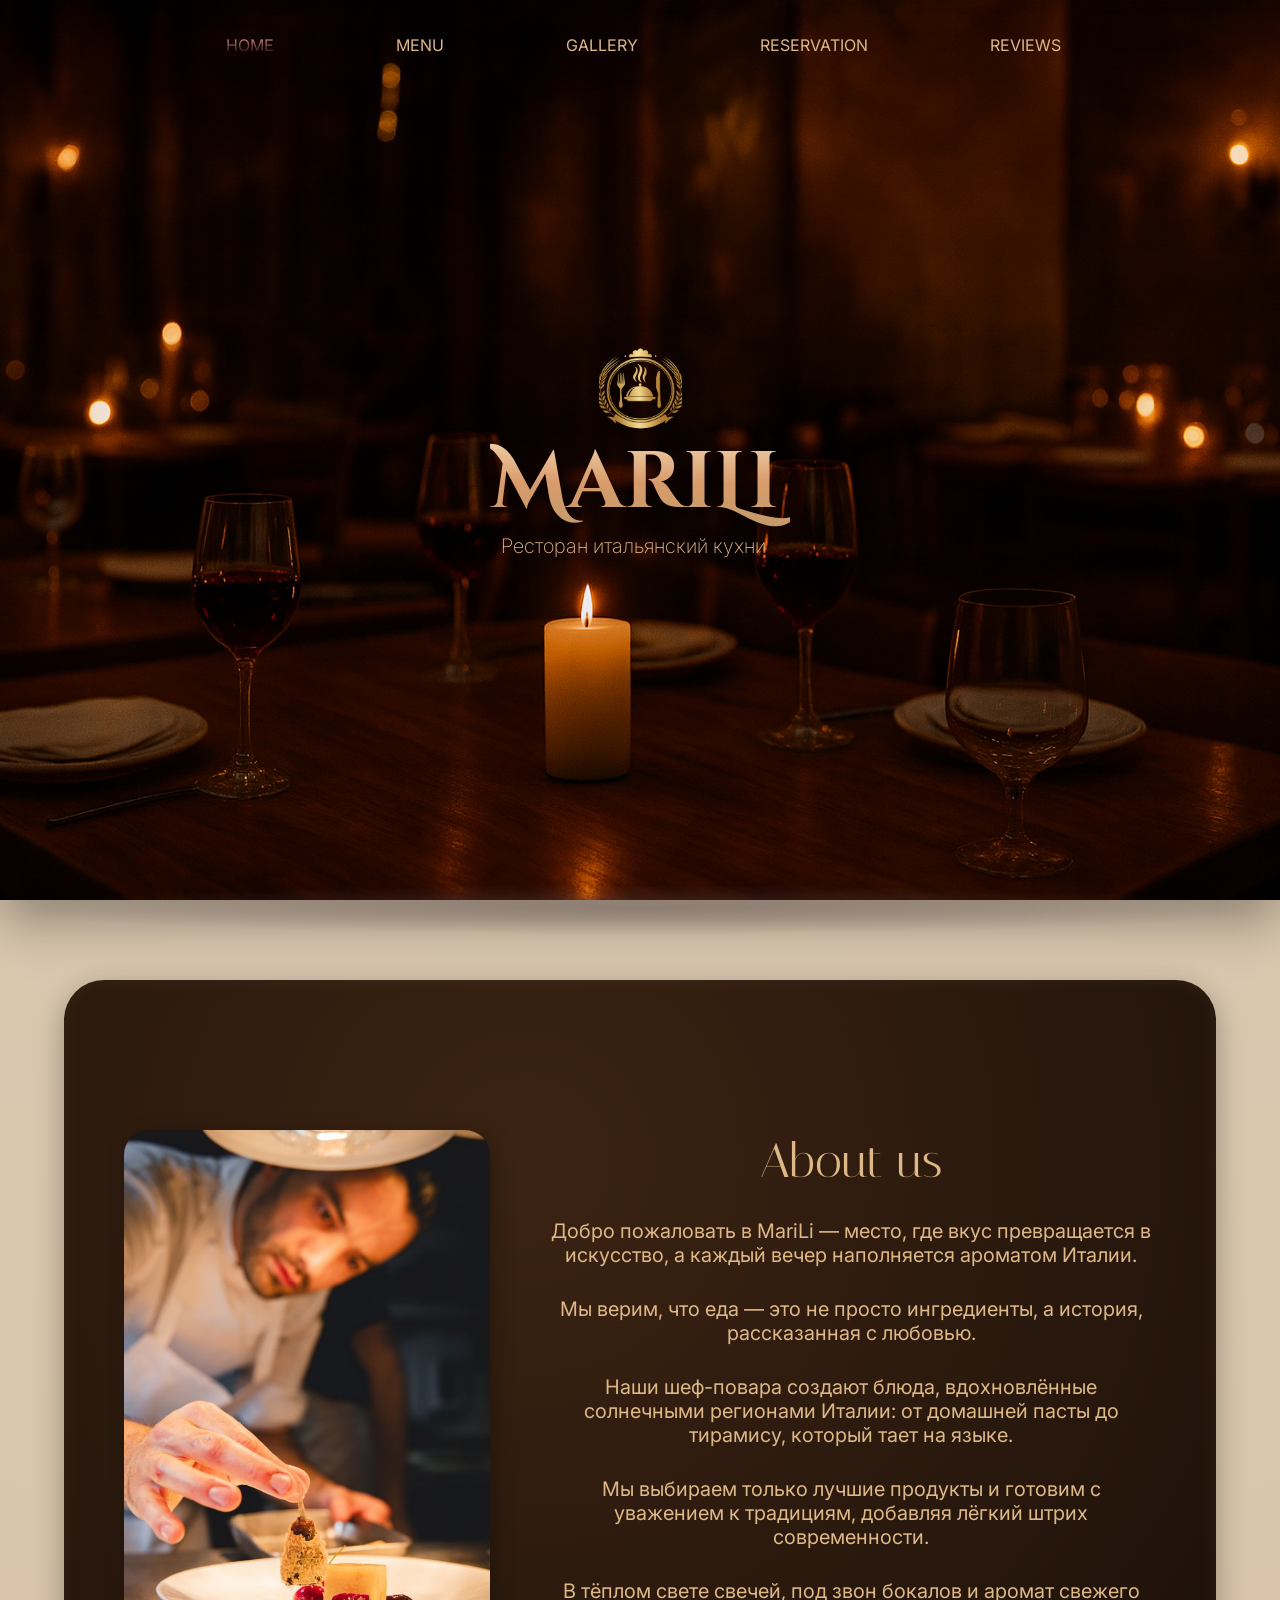
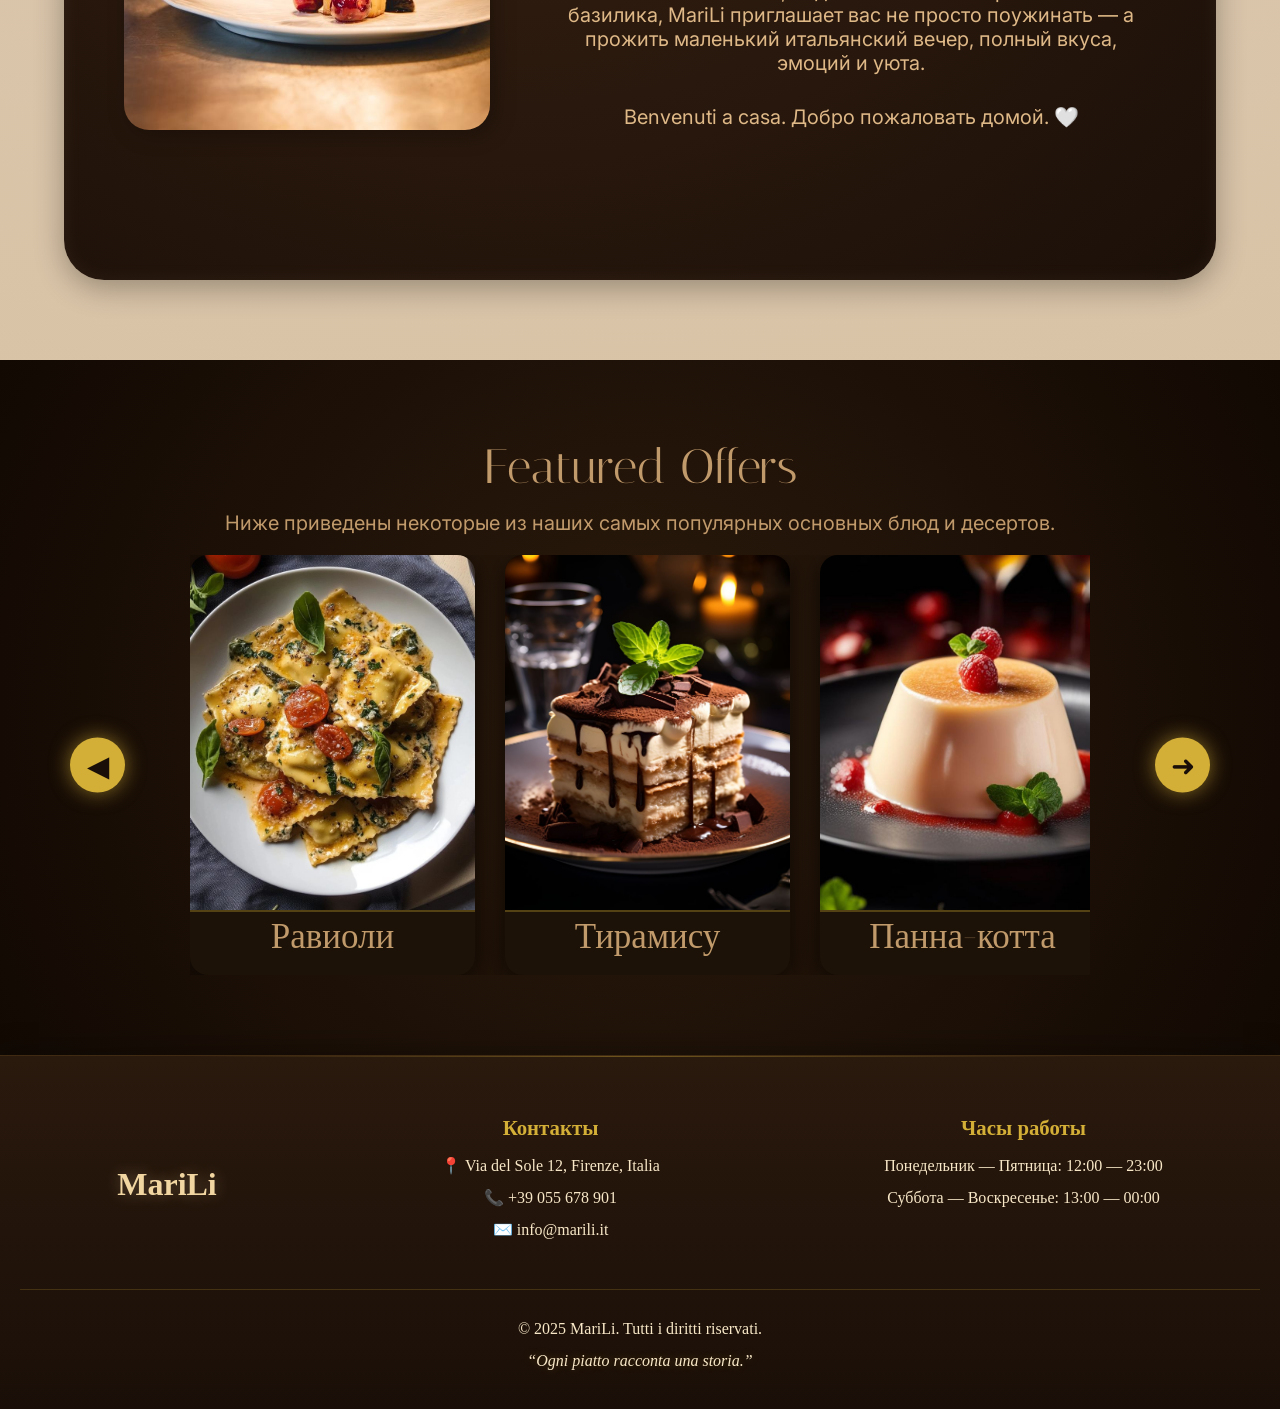
<file: сайтMarina.WEL2/index.html>
<!DOCTYPE html>
<html lang="en">
<head>
    <meta charset="UTF-8">
    <meta http-equiv="X-UA-Compatible" content="IE=edge">
    <meta name="viewport" content="width=device-width, initial-scale=1.0">
    <title>MariLi</title>
    <link rel="stylesheet" href="home.css">
    <link rel="icon" href="img/Frame.jpg">
    <link rel="preconnect" href="https://fonts.googleapis.com">
    <link rel="preconnect" href="https://fonts.gstatic.com" crossorigin>
    <link href="https://fonts.googleapis.com/css2?family=Cinzel+Decorative:wght@400;700&display=swap" rel="stylesheet">
    <link rel="preconnect" href="https://fonts.googleapis.com">
    <link rel="preconnect" href="https://fonts.gstatic.com" crossorigin>
    <link href="https://fonts.googleapis.com/css2?family=Cinzel+Decorative:wght@400;700&display=swap" rel="stylesheet">
    <link rel="preconnect" href="https://fonts.googleapis.com">
    <link rel="preconnect" href="https://fonts.gstatic.com" crossorigin>
    <link href="https://fonts.googleapis.com/css2?family=Cinzel+Decorative:wght@400;700&family=Inter:wght@100;200;300;400;500;600;700;800&display=swap" rel="stylesheet">
    <link rel="preconnect" href="https://fonts.googleapis.com">
    <link rel="preconnect" href="https://fonts.gstatic.com" crossorigin>
    <link href="https://fonts.googleapis.com/css2?family=Cinzel+Decorative:wght@400;700&family=Inter:wght@100;200;300;400;500;600;700;800&family=Italiana&display=swap" rel="stylesheet">
</head>
<body>
    <header>
        <nav class="headerNav">
     
            <ul class="headerList">
                <li class="headerItem">
                    <a href="index.html" class="headerLink  ashka">home</a>
                </li>
                <li class="headerItem">
                    <a href="menu.html" class="headerLink">menu</a>
                </li>
                <li class="headerItem">
                    <a href="stock.html" class="headerLink">gallery</a>
                </li>
                <li class="headerItem">
                    <a href="public/reservation.html" class="headerLink">reservation</a>
                </li>
                <li class="headerItem">
                    <a href="reviews.html" class="headerLink">reviews</a>
                </li>
            </ul>
            
        </nav>
    </header> 

    <main class="main">
        <section class="intro">
            <div class="logo"></div>
            <h1 class="introTitle">MariLi</h1>
            <span class="textIntro">Ресторан итальянский кухни</span>
        </section>
        <section class="firstContainer">
            <div class="firstArticle">
                <!-- <img src="img/about.jpg" alt=""> -->
            </div>
            <div class="secondArticle">
                <h2 class="pAbout">About us</h2>
                <p class="oneA">Добро пожаловать в MariLi — место, где вкус превращается в искусство, а каждый вечер наполняется ароматом Италии.</p>
                <p class="twoA">Мы верим, что еда — это не просто ингредиенты, а история, рассказанная с любовью.</p>
                <p class="threeA">Наши шеф-повара создают блюда, вдохновлённые солнечными регионами Италии: от домашней пасты до тирамису, который тает на языке. </p>
                <p class="forA">Мы выбираем только лучшие продукты и готовим с уважением к традициям, добавляя лёгкий штрих современности.</p>
                <p class="fifeA">В тёплом свете свечей, под звон бокалов и аромат свежего базилика, MariLi приглашает вас не просто поужинать —
                    а прожить маленький итальянский вечер, полный вкуса, эмоций и уюта.</p>
                <p class="sixA">Benvenuti a casa. Добро пожаловать домой. 🤍</p>
            </div>
        </section>
        <section class="dish-slider">
            <h2 class="pFeatured">Featured Offers</h2>
            <span class="tFeatured">Ниже приведены некоторые из наших самых популярных основных блюд и десертов.</span>
             <div class="slider-container">
                <button class="arrow left-arrow" id="arrowLeft">◀</button>

                <div class="slider-wrapper">
                 <div class="slider">
                          
                    <li class="Card dish">
                            <img src="img/psevdo1.jpg" alt="">
                        <h6 class="Card__title">Равиоли</h6>
                    </li>
                    <li class="Card dish">
                            <img src="img/psevdo4.jpg" alt="">
                        <h6 class="Card__title">Тирамису</h6>
                    </li>
                    <li class="Card dish">
                            <img src="img/psevdo5.jpg" alt="">
                        <h6 class="Card__title">Панна-котта</h6>
                    </li>
                    <li class="Card dish">
                            <img src="img/psevdo2.jpg" alt="">
                        <h6 class="Card__title">Маргарита</h6>
                    </li>
                    <li class="Card dish">
                            <img src="img/psevdo3.jpg" alt="">
                        <h6 class="Card__title">Феттучини</h6>
                    </li>
                
                 </div>
                </div>
                 <button class="arrow right-arrow" id="arrowRight">➜</button>
             </div>
        </section>
       <script>
const slider = document.querySelector('.slider');
const arrowRight = document.getElementById('arrowRight');
const arrowLeft = document.getElementById('arrowLeft');
 
let currentIndex = 0;
const totalSlides = 5;
const visibleSlides = 3;
const slideWidth = 300 + 30; // ширина карточки + gap
const maxIndex = totalSlides - visibleSlides;
 
// движение вправо
arrowRight.addEventListener('click', () => {
  if (currentIndex < maxIndex) {
    currentIndex++;
    slider.style.transform = `translateX(-${currentIndex * slideWidth}px)`;
  } else {
    // достигнут конец — превращаем стрелку в "ещё"
    arrowRight.textContent = 'ещё';
    arrowRight.style.borderRadius = '30px';
    arrowRight.style.width = '90px';
    arrowRight.style.fontSize = '1.1rem';
    arrowRight.style.transition = 'all 0.4s ease';
    arrowRight.onclick = () => window.location.href = 'menu.html';
  }
});
 
// движение влево
arrowLeft.addEventListener('click', () => {
  if (currentIndex > 0) {
    currentIndex--;
    slider.style.transform = `translateX(-${currentIndex * slideWidth}px)`;
  }
 
  // если правая кнопка была "ещё" — вернуть стрелку
  if (arrowRight.textContent === 'ещё') {
    arrowRight.textContent = '➜';
    arrowRight.style.borderRadius = '50%';
    arrowRight.style.width = '55px';
    arrowRight.style.fontSize = '1.8rem';
    arrowRight.onclick = null;
  }
});
</script>
    </main>

    <footer class="footer">
        <div class="footer-container">
       
          <div class="footer-info">
            <h3>MariLi</h3>
          </div>
       
          <div class="footer-contacts">
            <h4>Контакты</h4>
            <p>📍 Via del Sole 12, Firenze, Italia</p>
            <p>📞 +39 055 678 901</p>
            <p>✉️ info@marili.it</p>
          </div>
       
          <div class="footer-hours">
            <h4>Часы работы</h4>
            <p>Понедельник — Пятница: 12:00 — 23:00</p>
            <p>Суббота — Воскресенье: 13:00 — 00:00</p>
          </div>
       
        </div>
       
        <div class="footer-bottom">
          <p>© 2025 MariLi. Tutti i diritti riservati.</p>
          <p class="footer-quote">“Ogni piatto racconta una storia.”</p>
        </div>
      </footer>
       <!-- Кнопка "вверх" -->
<button id="scrollTopBtn" class="scroll-top">
    ↑
  </button>
   
  <script src="scrolltop.js"></script>
  </body>
</html>
</file>
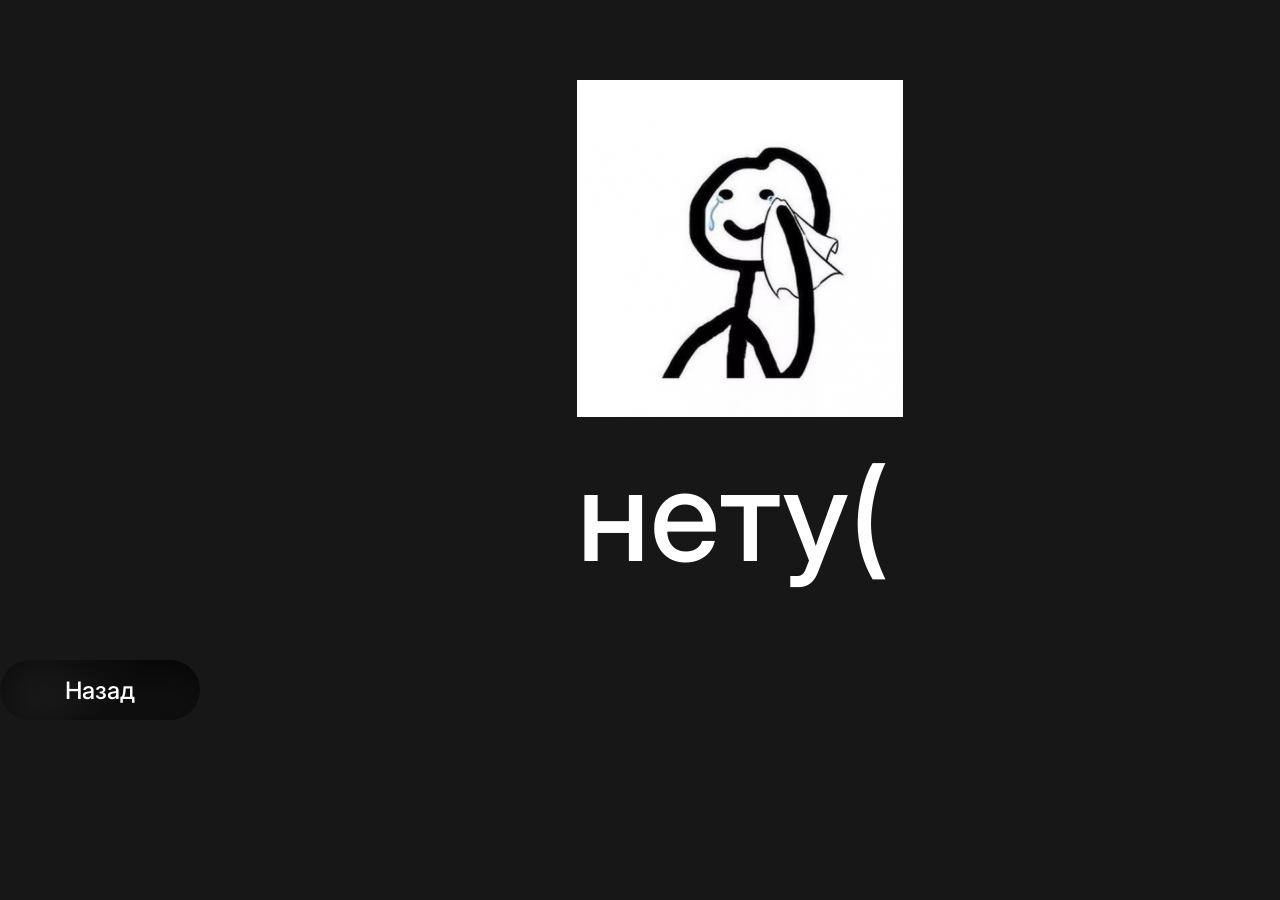
<file: сайт/dop.html>
<!DOCTYPE html>
<html lang="en">
<head>
    <meta charset="UTF-8">
    <meta http-equiv="X-UA-Compatible" content="IE=edge">
    <meta name="viewport" content="width=device-width, initial-scale=1.0">
    <title>MariLi</title>
    <link rel="stylesheet" href="dop.css">
    <link rel="icon" href="img/Frame.jpg">
    <link rel="preconnect" href="https://fonts.googleapis.com">
    <link rel="preconnect" href="https://fonts.gstatic.com" crossorigin>
    <link href="https://fonts.googleapis.com/css2?family=Cinzel+Decorative:wght@400;700&display=swap" rel="stylesheet">
    <link rel="preconnect" href="https://fonts.googleapis.com">
    <link rel="preconnect" href="https://fonts.gstatic.com" crossorigin>
    <link rel="preconnect" href="https://fonts.googleapis.com">
    <link rel="preconnect" href="https://fonts.gstatic.com" crossorigin>
    <link href="https://fonts.googleapis.com/css2?family=Cinzel+Decorative:wght@400;700&family=Inter:wght@100;200;300;400;500;600;700;800&display=swap" rel="stylesheet">
    <link href="https://fonts.googleapis.com/css2?family=Cinzel+Decorative:wght@400;700&display=swap" rel="stylesheet">
    <link rel="preconnect" href="https://fonts.googleapis.com">
    <link rel="preconnect" href="https://fonts.gstatic.com" crossorigin>
    <link href="https://fonts.googleapis.com/css2?family=Cinzel+Decorative:wght@400;700&family=Inter:wght@100;200;300;400;500;600;700;800&family=Italiana&display=swap" rel="stylesheet">
</head>
<body>
    <main>
        <article class="smileImg"></article>
        <article class="smileText">нету(</article>
        <article class="knopka">
            <a class="aknopka" href="reviews.html">Назад</a>
        </article>
    </main>
</body>
</html>
</file>
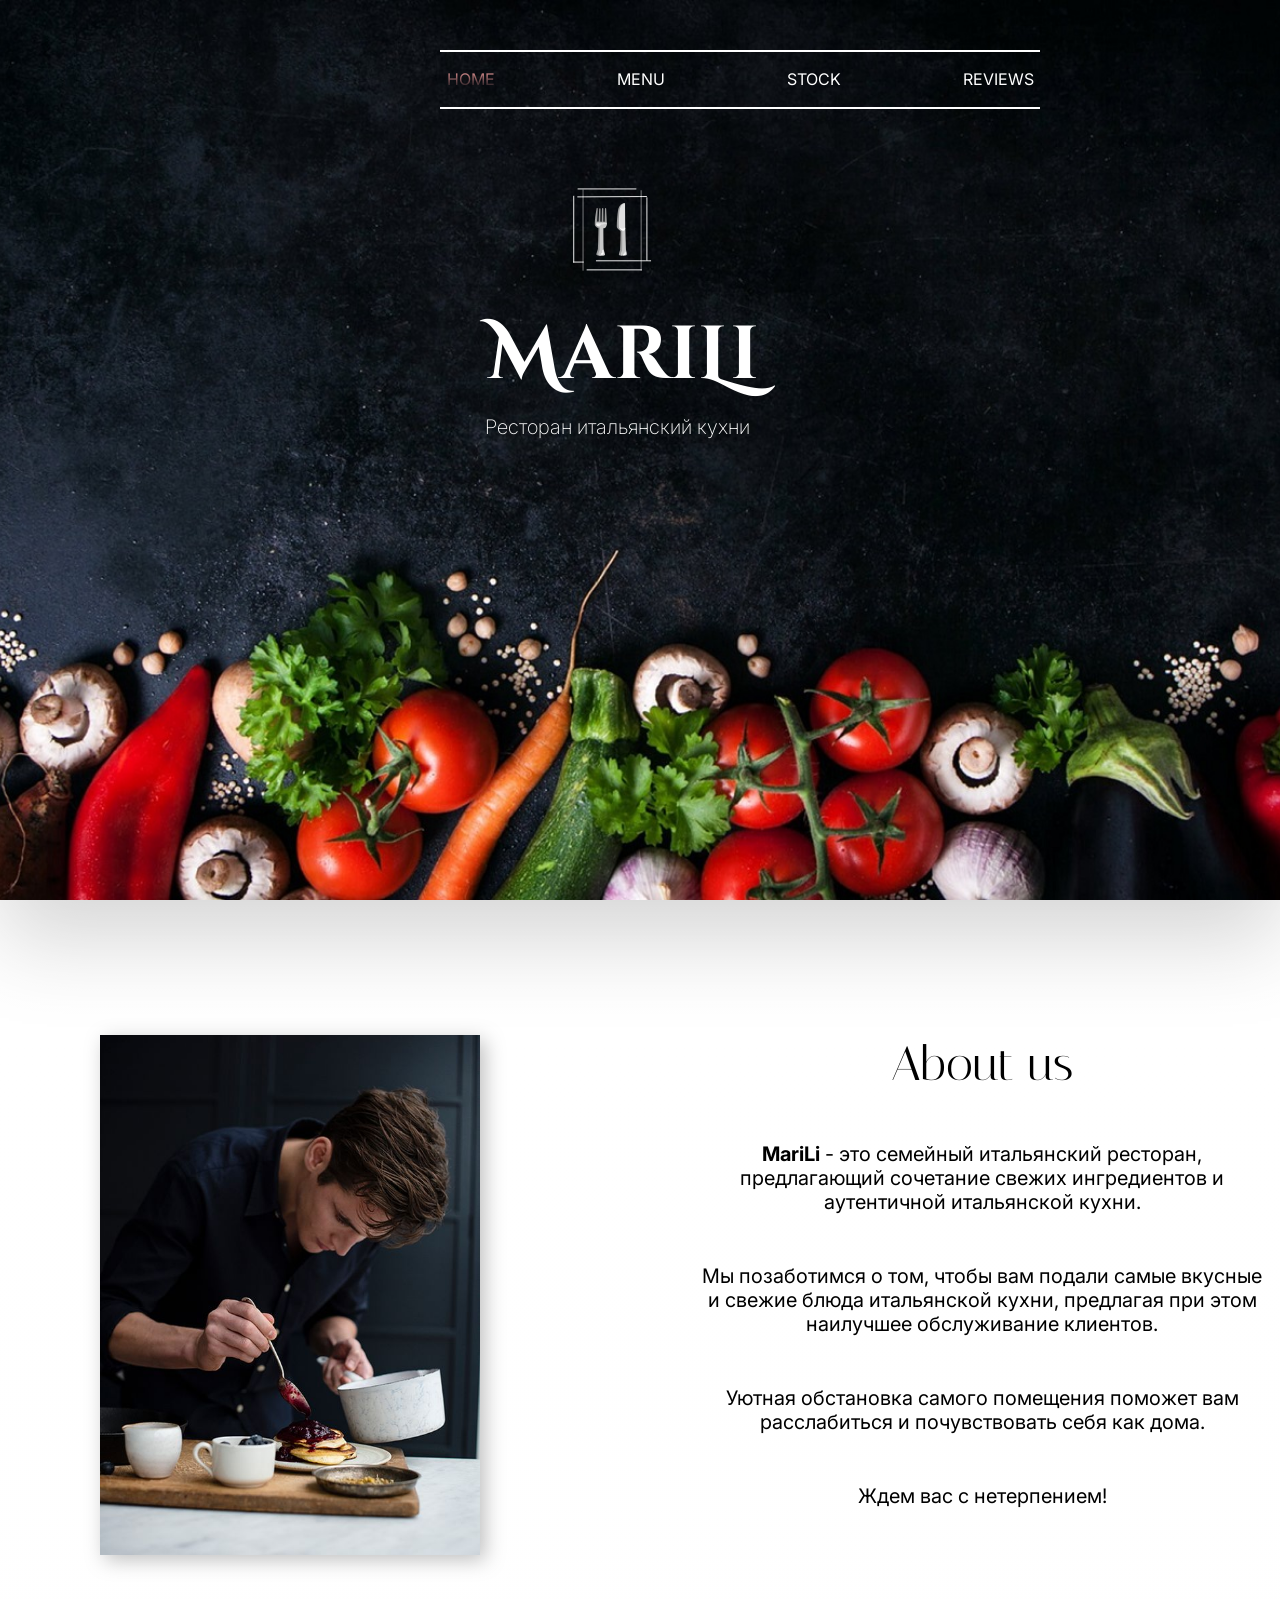
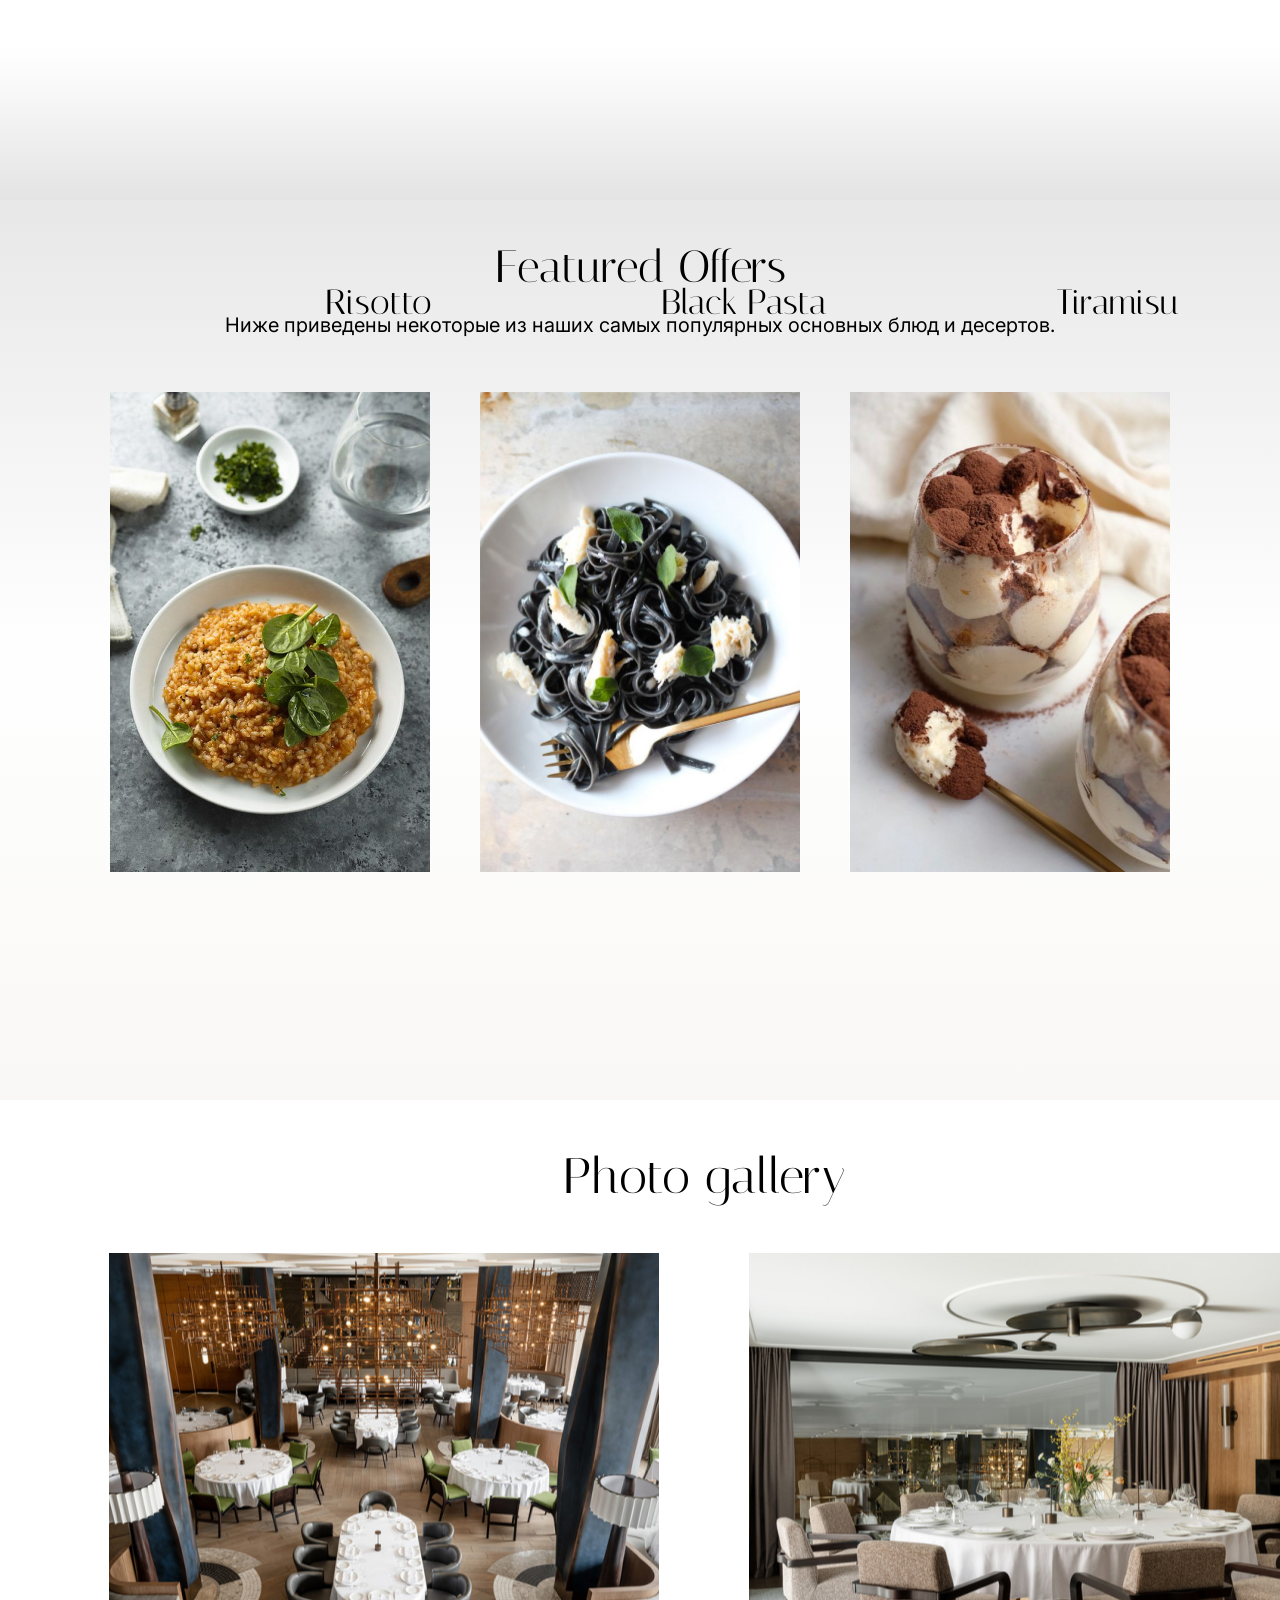
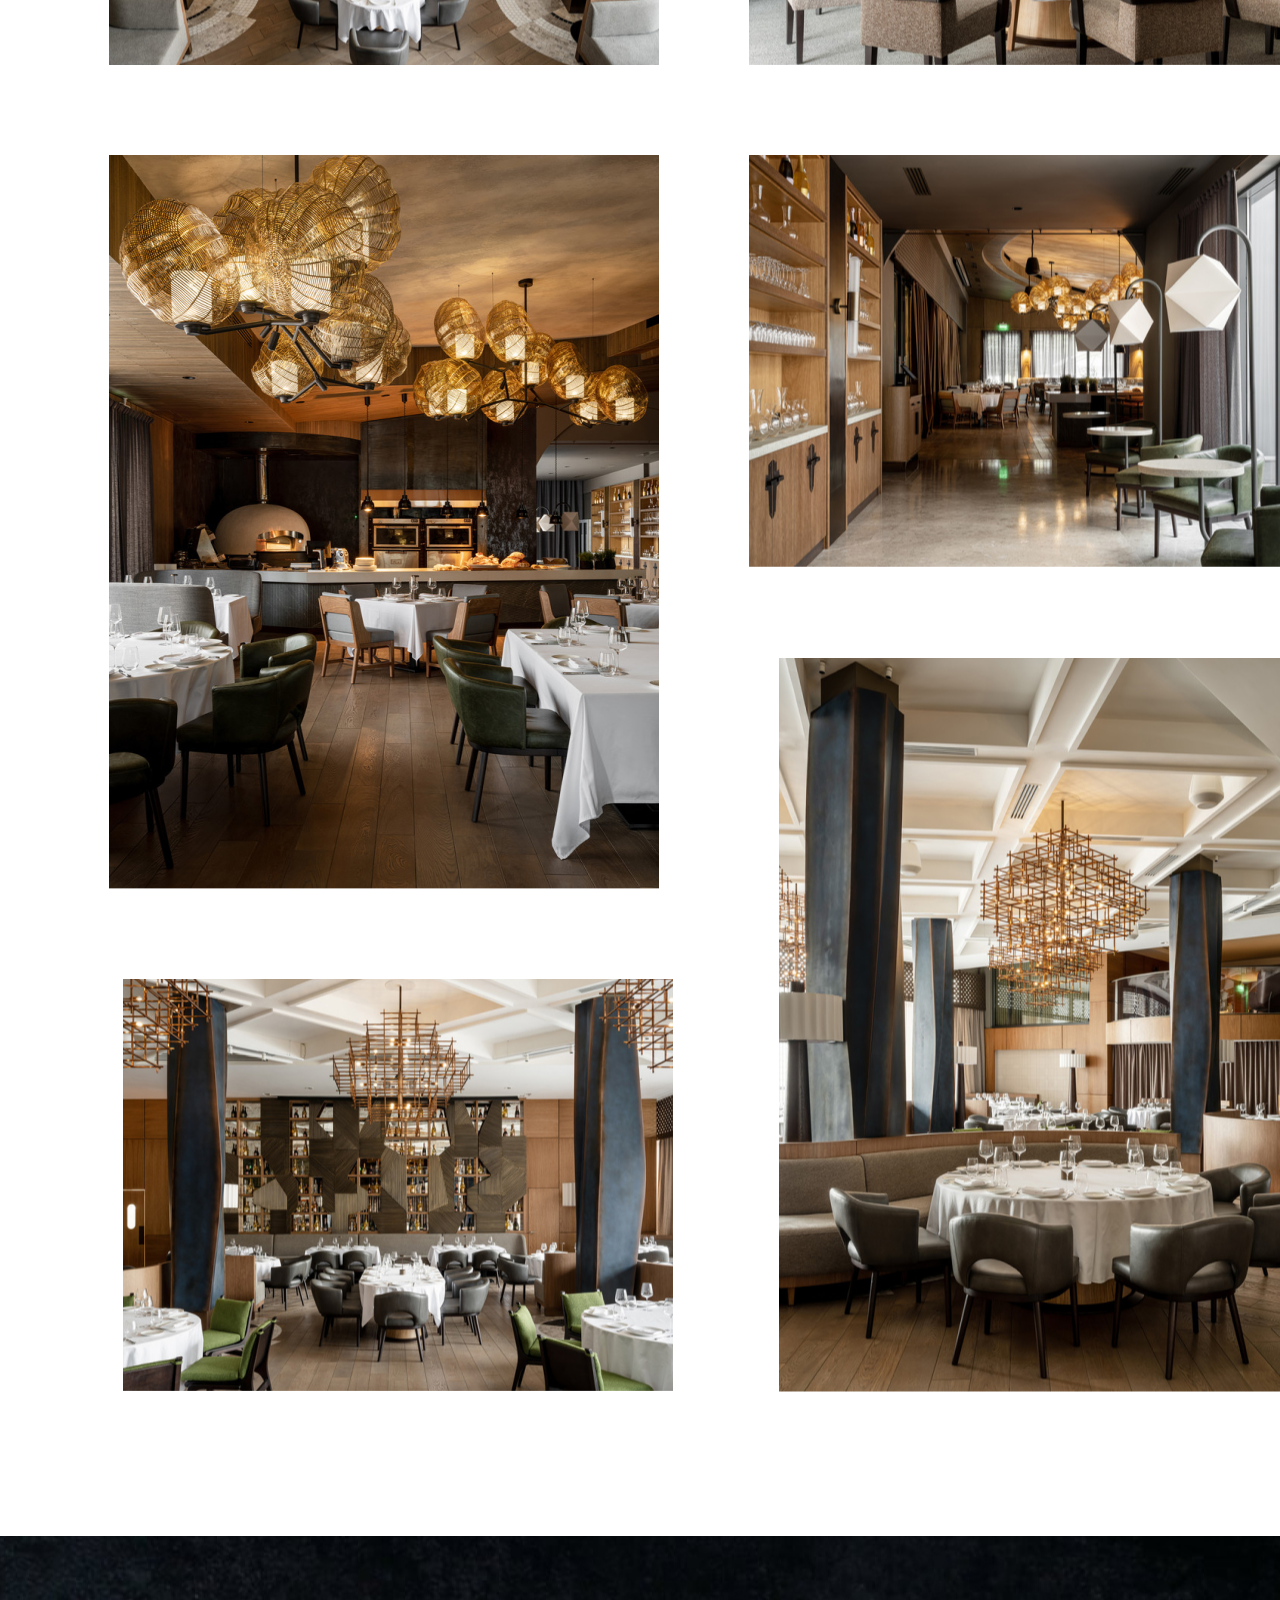
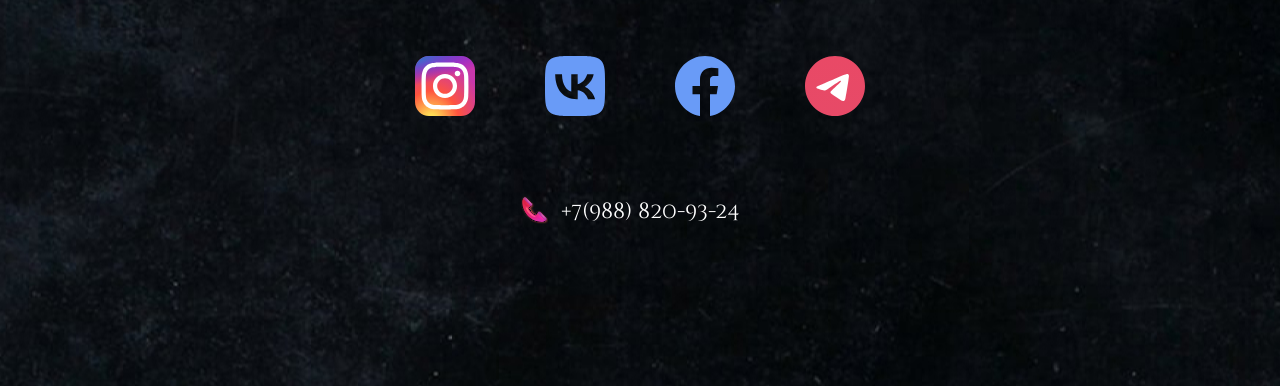
<file: сайт/home.html>
<!DOCTYPE html>
<html lang="en">
<head>
    <meta charset="UTF-8">
    <meta http-equiv="X-UA-Compatible" content="IE=edge">
    <meta name="viewport" content="width=device-width, initial-scale=1.0">
    <title>MariLi</title>
    <link rel="stylesheet" href="home.css">
    <link rel="icon" href="img/Frame.jpg">
    <link rel="preconnect" href="https://fonts.googleapis.com">
    <link rel="preconnect" href="https://fonts.gstatic.com" crossorigin>
    <link href="https://fonts.googleapis.com/css2?family=Cinzel+Decorative:wght@400;700&display=swap" rel="stylesheet">
    <link rel="preconnect" href="https://fonts.googleapis.com">
    <link rel="preconnect" href="https://fonts.gstatic.com" crossorigin>
    <link href="https://fonts.googleapis.com/css2?family=Cinzel+Decorative:wght@400;700&display=swap" rel="stylesheet">
    <link rel="preconnect" href="https://fonts.googleapis.com">
    <link rel="preconnect" href="https://fonts.gstatic.com" crossorigin>
    <link href="https://fonts.googleapis.com/css2?family=Cinzel+Decorative:wght@400;700&family=Inter:wght@100;200;300;400;500;600;700;800&display=swap" rel="stylesheet">
    <link rel="preconnect" href="https://fonts.googleapis.com">
    <link rel="preconnect" href="https://fonts.gstatic.com" crossorigin>
    <link href="https://fonts.googleapis.com/css2?family=Cinzel+Decorative:wght@400;700&family=Inter:wght@100;200;300;400;500;600;700;800&family=Italiana&display=swap" rel="stylesheet">
</head>
<body>
    <header>
        <nav class="headerNav">
          <hr class="line1">  
            <ul class="headerList">
                <li class="headerItem">
                    <a href="" class="headerLink ashka">home</a>
                </li>
                <li class="headerItem">
                    <a href="menu.html" class="headerLink">menu</a>
                </li>
                <li class="headerItem">
                    <a href="stock.html" class="headerLink">stock</a>
                </li>
                <li class="headerItem">
                    <a href="reviews.html" class="headerLink">reviews</a>
                </li>
            </ul>
            <hr class="line2">
        </nav>
    </header> 

    <main class="main">
        <section class="intro">
            <article class="logo"></article>
            <h1 class="introTitle">MariLi</h1>
            <p class="textIntro">Ресторан итальянский кухни</p>
        </section>
        <section class="firstContainer">
            <article class="firstArticle"></article>
            <article class="secondArticle">
                <p class="pAbout">About us</p>
                <p class="oneA"><b>MariLi</b> - это семейный итальянский ресторан, предлагающий 
                    сочетание свежих ингредиентов и аутентичной итальянской
                    кухни.</p>
                <p class="twoA">Мы позаботимся о том, чтобы вам подали самые вкусные
                    и свежие блюда итальянской кухни, предлагая при этом
                    наилучшее обслуживание клиентов.</p>
                <p class="threeA">Уютная обстановка самого помещения поможет вам
                    расслабиться и почувствовать себя как дома. </p>
                <p class="forA">Ждем вас с нетерпением!</p>
            </article>
        </section>
        <section class="secondContainer">
            <p class="pFeatured">Featured Offers</p>
            <p class="tFeatured">Ниже приведены некоторые из наших самых популярных основных блюд и десертов.</p>
             <div class="containerPsevdo">
                <article class="psevdo1"></article>
                 <article class="psevdo2"></article>
                 <article class="psevdo3"></article>
             </div>
             <div class="textPsevdo">
                <p class="t1Psevdo">Risotto</p>
                <p class="t2Psevdo">Black Pasta</p>
                <p class="t3Psevdo">Tiramisu</p>
             </div>
        </section>
        <section class="gallery">
            <h2 class="textGallery">Photo gallery</h2>
            <div class="photoGallery1 gel"></div>
            <div class="photoGallery2 gel"></div>
            <div class="photoGallery3 gel"></div>
            <div class="photoGallery4 gel"></div>
            <div class="photoGallery5 gel"></div>
            <div class="photoGallery6 gel"></div>
        </section>
    </main>
    <footer>
        <article class="icons">
           <a href=""><div class="iconsLogo instagram"></div></a> 
            <div class="iconsLogo wk"></div>
            <div class="iconsLogo facebook"></div>
            <div class="iconsLogo telegram"></div>
        </article>
        <article class="contacs">
            <div class="telephone"></div>
            <div class="nomer">+7(988) 820-93-24</div>
        </article>
    </footer>
</body>
</html>
</file>
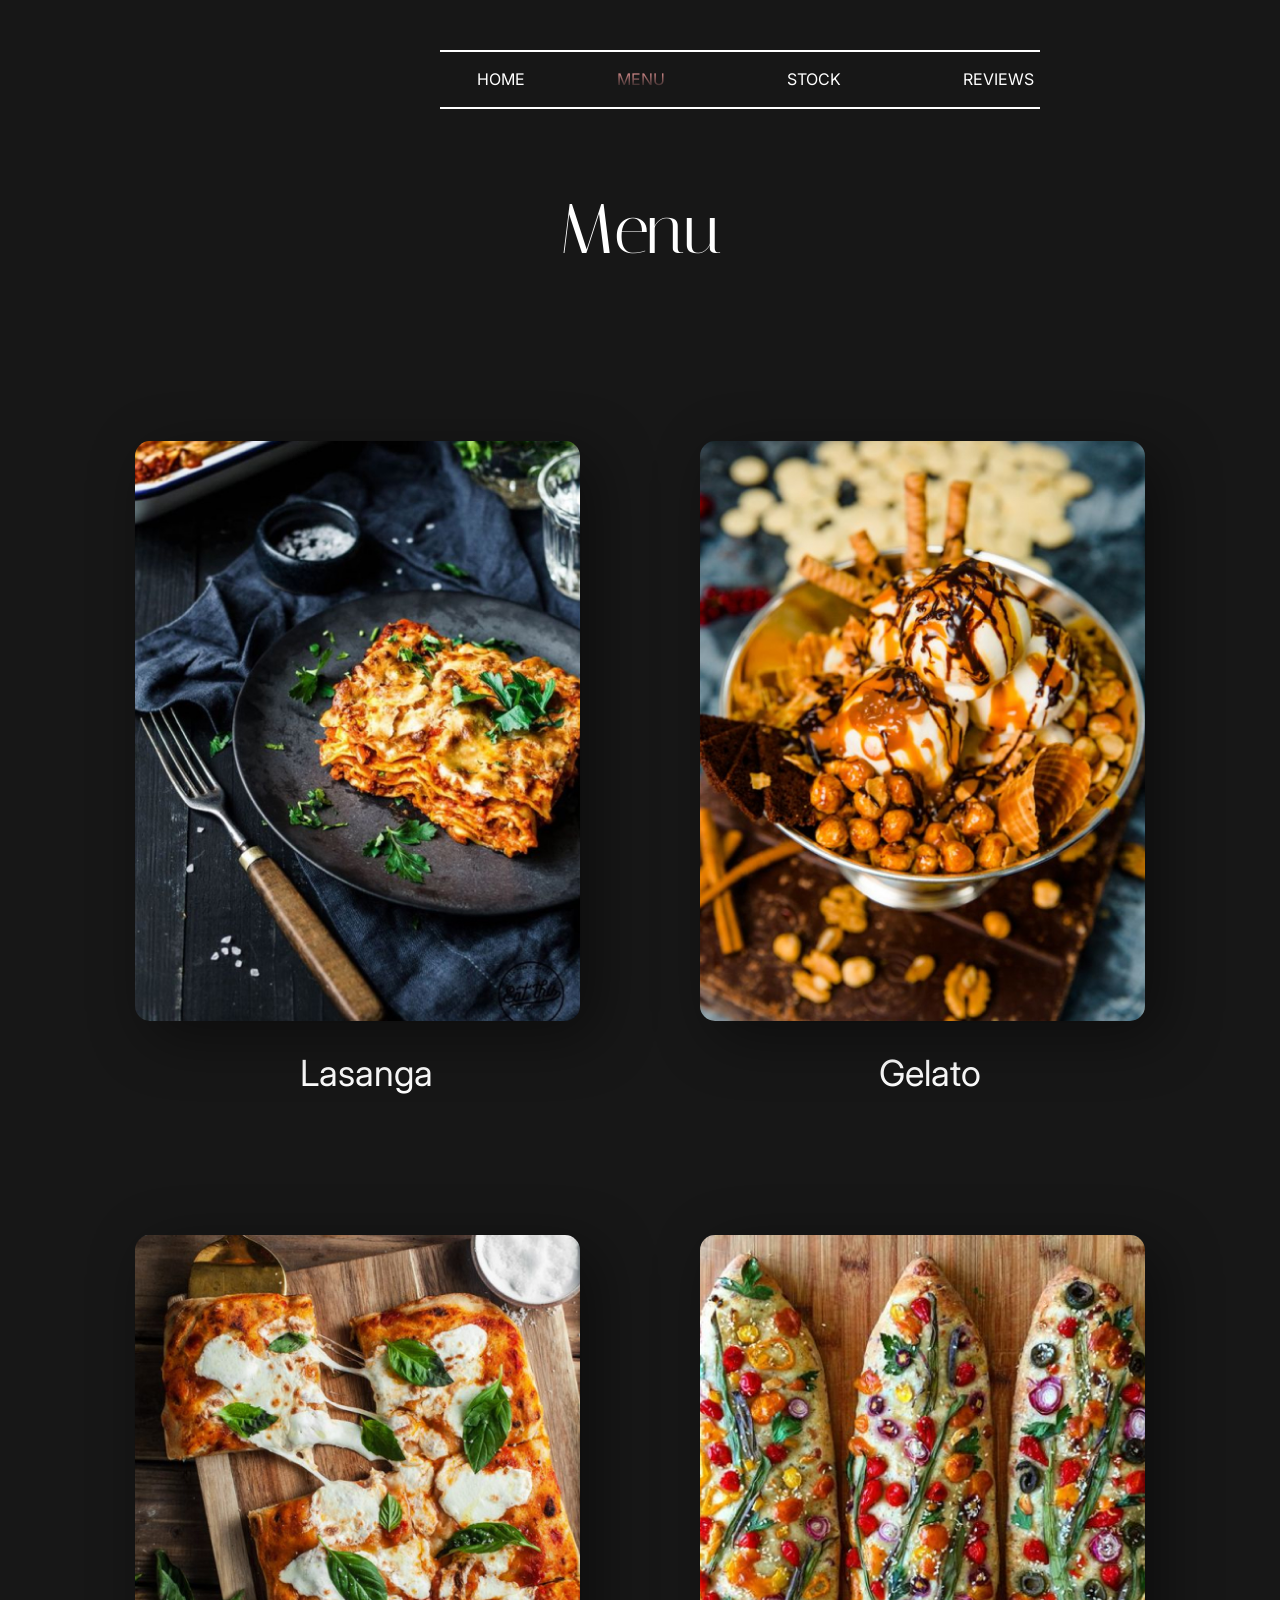
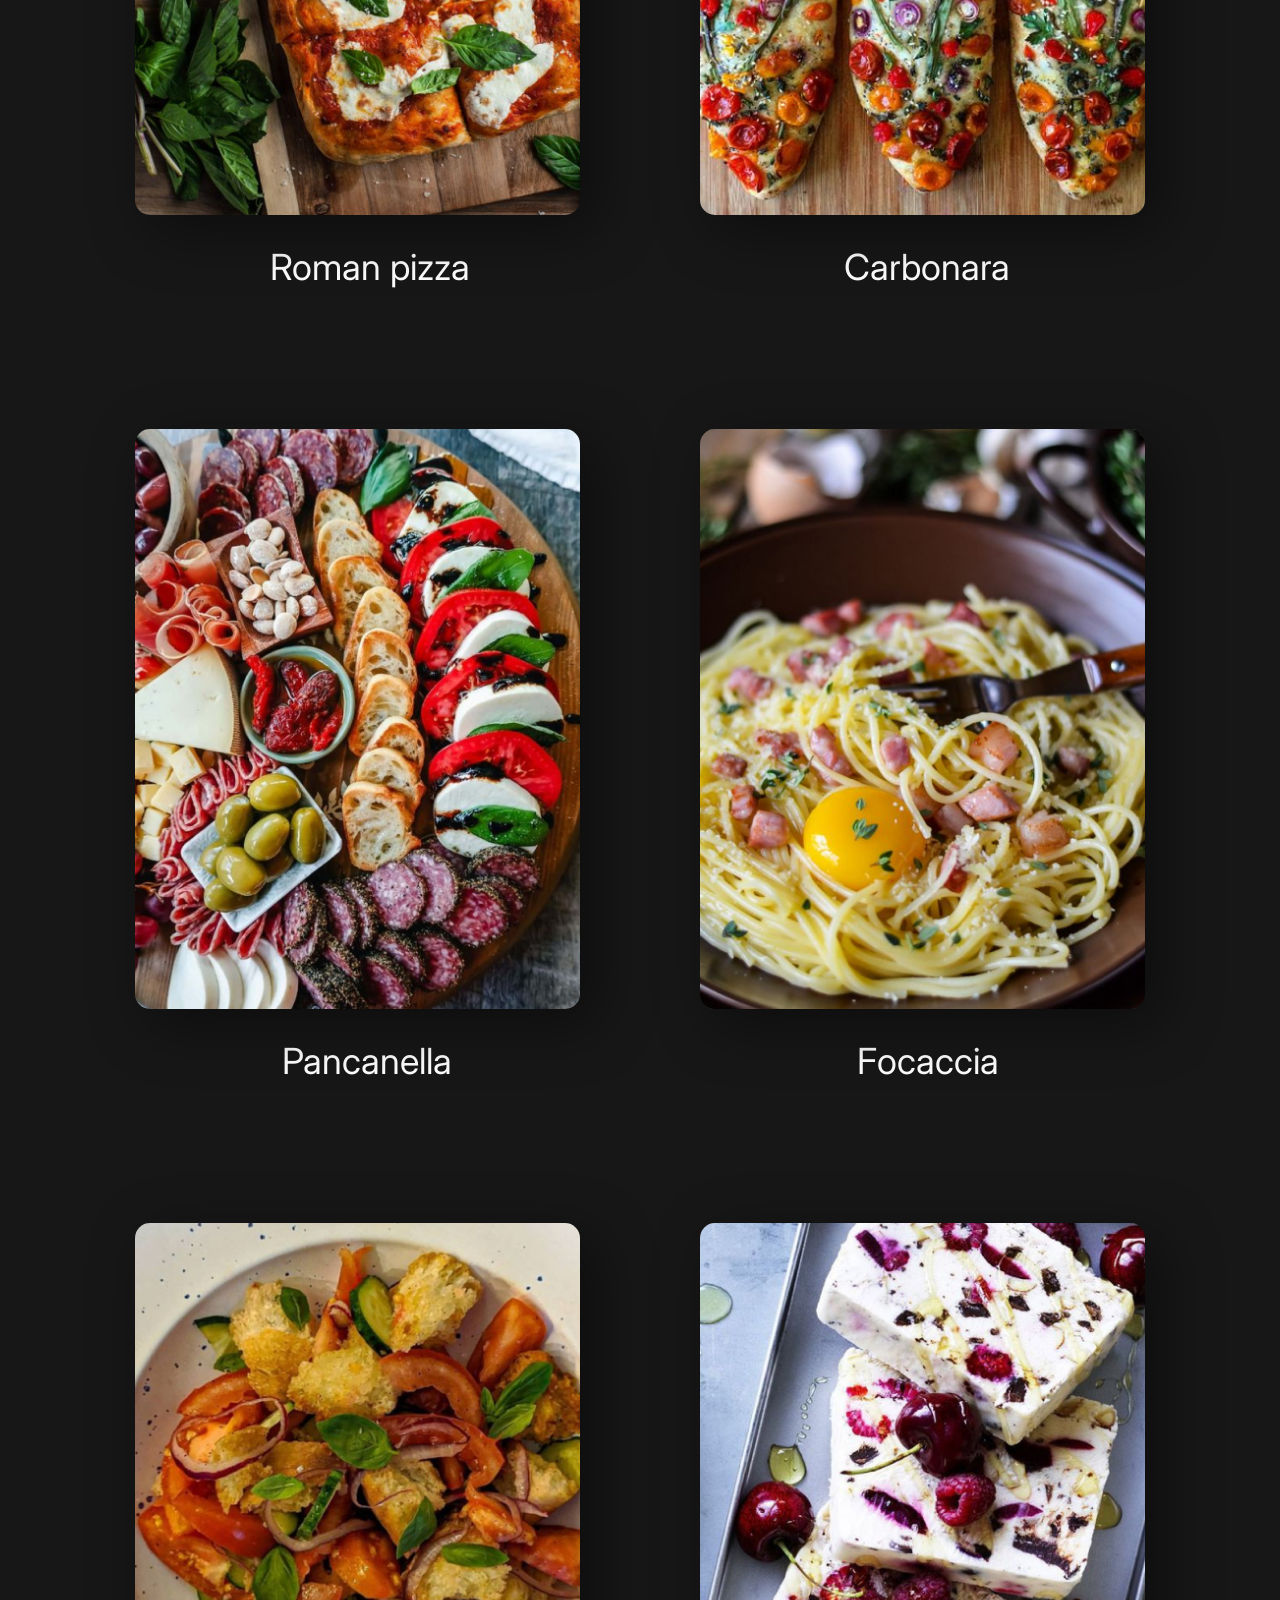
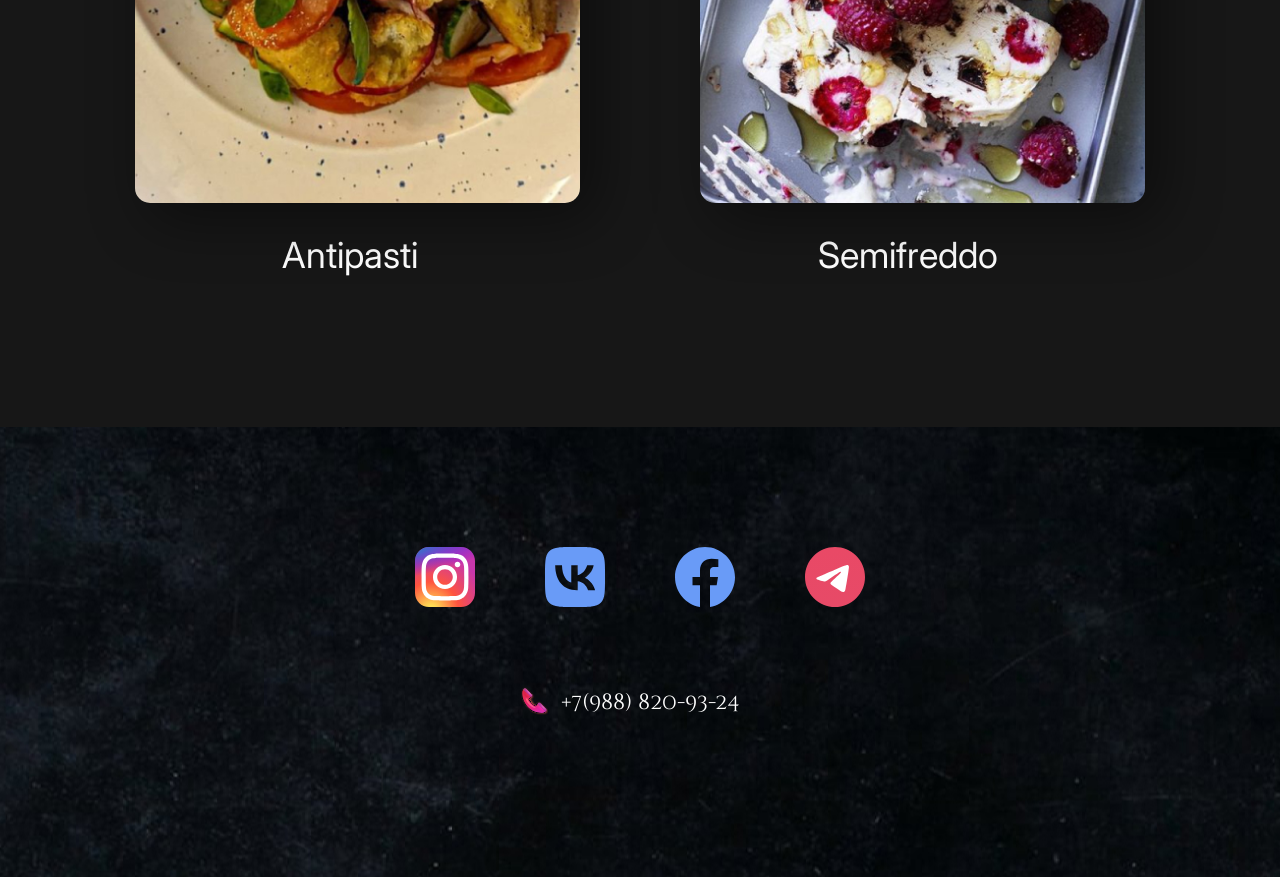
<file: сайт/menu.html>
<!DOCTYPE html>
<html lang="en">
<head>
    <meta charset="UTF-8">
    <meta http-equiv="X-UA-Compatible" content="IE=edge">
    <meta name="viewport" content="width=device-width, initial-scale=1.0">
    <title>MariLi</title>
    <link rel="stylesheet" href="menu.css">
    <link rel="icon" href="img/Frame.jpg">
    <link rel="preconnect" href="https://fonts.googleapis.com">
    <link rel="preconnect" href="https://fonts.gstatic.com" crossorigin>
    <link href="https://fonts.googleapis.com/css2?family=Cinzel+Decorative:wght@400;700&display=swap" rel="stylesheet">
    <link rel="preconnect" href="https://fonts.googleapis.com">
    <link rel="preconnect" href="https://fonts.gstatic.com" crossorigin>
    <link rel="preconnect" href="https://fonts.googleapis.com">
    <link rel="preconnect" href="https://fonts.gstatic.com" crossorigin>
    <link href="https://fonts.googleapis.com/css2?family=Cinzel+Decorative:wght@400;700&family=Inter:wght@100;200;300;400;500;600;700;800&display=swap" rel="stylesheet">
    <link href="https://fonts.googleapis.com/css2?family=Cinzel+Decorative:wght@400;700&display=swap" rel="stylesheet">
    <link rel="preconnect" href="https://fonts.googleapis.com">
    <link rel="preconnect" href="https://fonts.gstatic.com" crossorigin>
    <link href="https://fonts.googleapis.com/css2?family=Cinzel+Decorative:wght@400;700&family=Inter:wght@100;200;300;400;500;600;700;800&family=Italiana&display=swap" rel="stylesheet">
</head>
<body>
    <header>
        <nav class="headerNav">
          <hr class="line1">  
            <ul class="headerList">
                <li class="headerItem">
                    <a href="home.html" class="headerLink">home</a>
                </li>
                <li class="headerItem">
                    <a href="" class="headerLink  ashka">menu</a>
                </li>
                <li class="headerItem">
                    <a href="stock.html" class="headerLink">stock</a>
                </li>
                <li class="headerItem">
                    <a href="reviews.html" class="headerLink">reviews</a>
                </li>
            </ul>
            <hr class="line2">
        </nav>
    </header> 
<main>
     <section class="menu">
        <h2 class="classMenu">Menu</h2>

        <article class="nama nama1"></article>
        <article class="nama nama2"></article>
            <article class="naz">
                <p class="pNaz">Lasanga</p>
                <p class="pNaz pNaz1">Gelato</p>
            </article>

            <article class="nama nama3"></article>
            <article class="nama nama4"></article>
                <article class="naz">
                    <p class="pNaz">Roman pizza</p>
                    <p class="pNaz pNaz2">Carbonara</p>
                </article>
                
                <article class="nama nama5"></article>
                <article class="nama nama6"></article>
                    <article class="naz">
                        <p class="pNaz">Pancanella</p>
                        <p class="pNaz pNaz3">Focaccia</p>
                    </article>

                    <article class="nama nama7"></article>
                    <article class="nama nama8"></article>
                        <article class="naz">
                            <p class="pNaz">Antipasti</p>
                            <p class="pNaz pNaz4">Semifreddo</p>
                        </article>
    </section>
    <footer>
        <article class="icons">
            <div class="iconsLogo instagram"></div>
            <div class="iconsLogo wk"></div>
            <div class="iconsLogo facebook"></div>
            <div class="iconsLogo telegram"></div>
        </article>
        <article class="contacs">
            <div class="telephone"></div>
            <div class="nomer">+7(988) 820-93-24</div>
        </article>
    </footer>
</main>
   
</body>
</html>
</file>
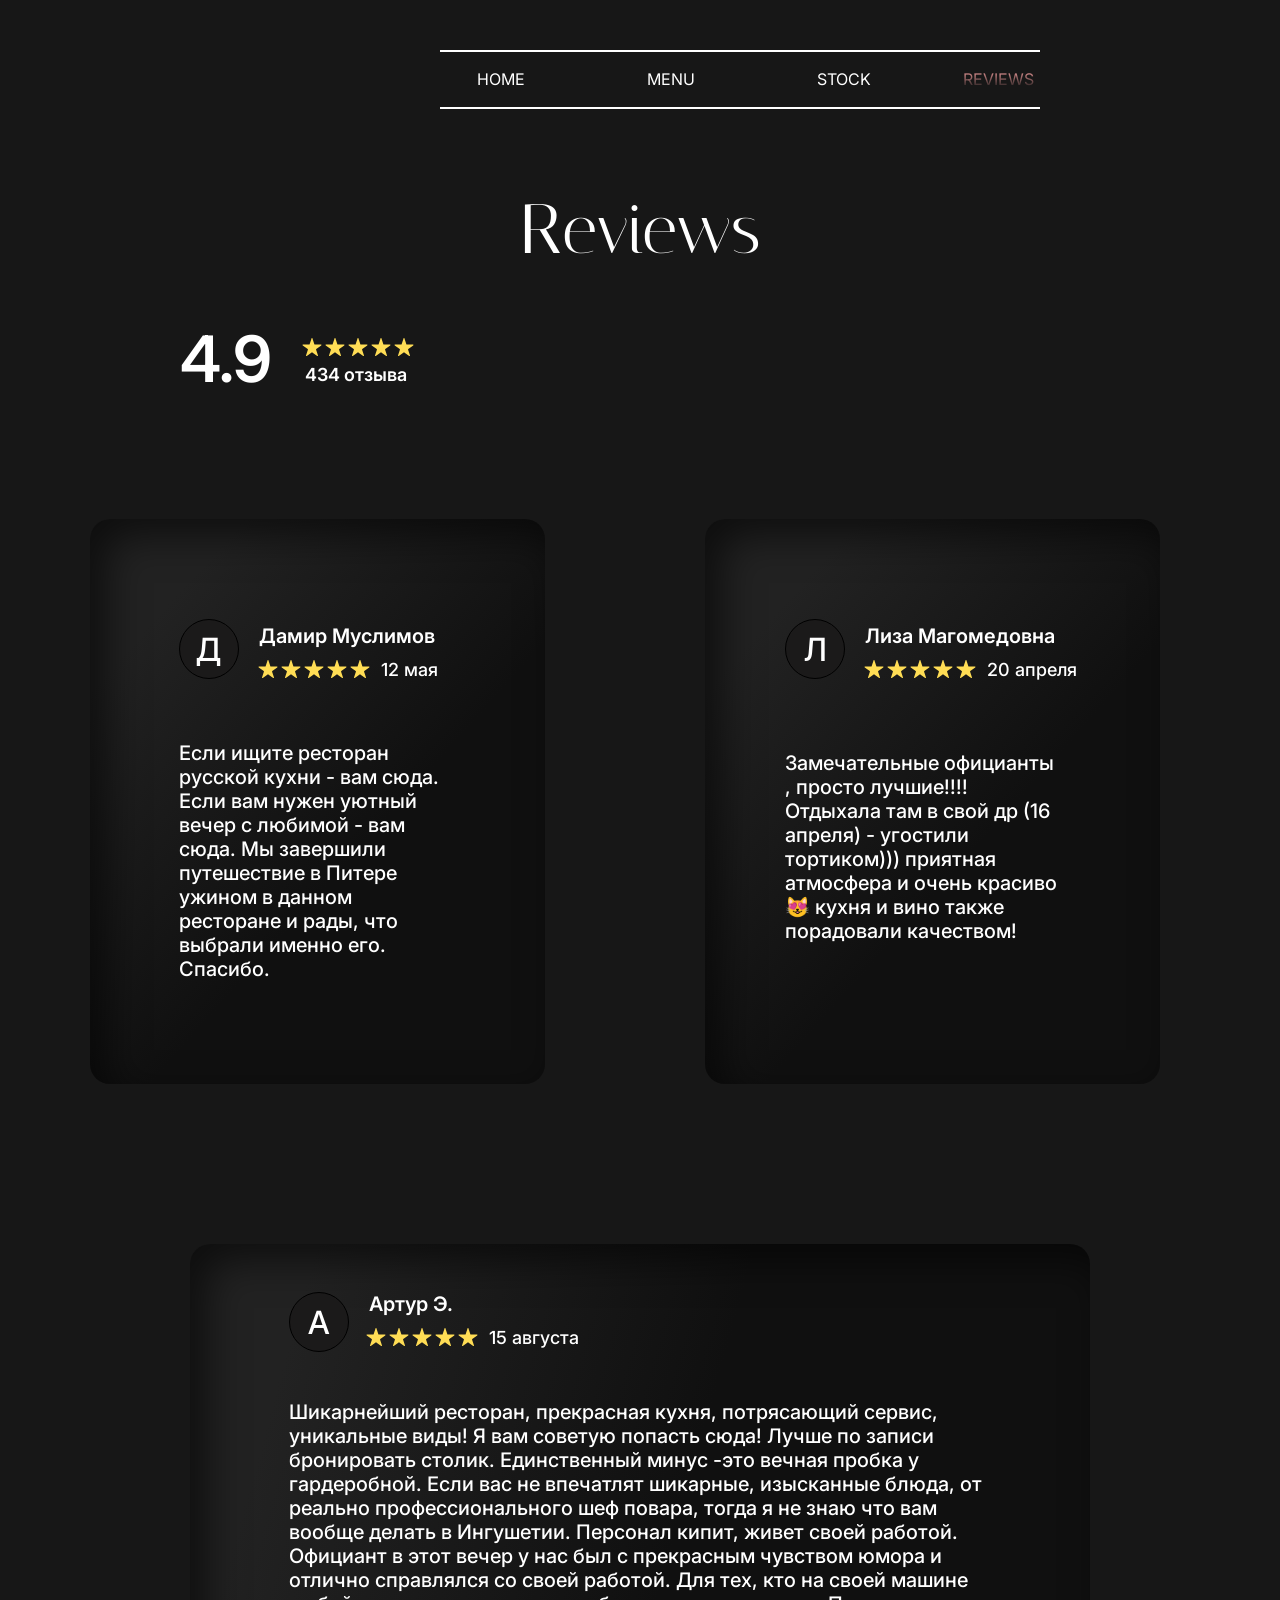
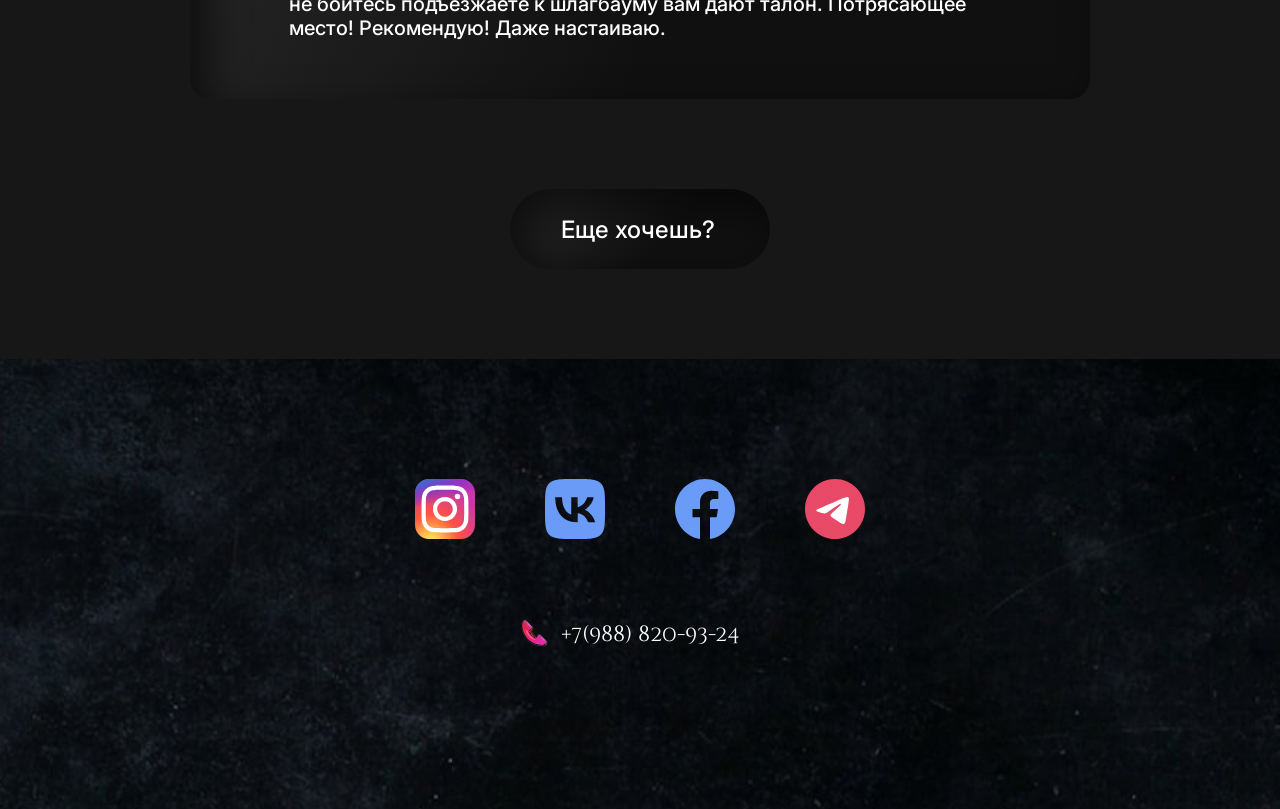
<file: сайт/reviews.html>
<!DOCTYPE html>
<html lang="en">
<head>
    <meta charset="UTF-8">
    <meta http-equiv="X-UA-Compatible" content="IE=edge">
    <meta name="viewport" content="width=device-width, initial-scale=1.0">
    <title>MariLi</title>
    <link rel="stylesheet" href="reviews.css">
    <link rel="icon" href="img/Frame.jpg">
    <link rel="preconnect" href="https://fonts.googleapis.com">
    <link rel="preconnect" href="https://fonts.gstatic.com" crossorigin>
    <link href="https://fonts.googleapis.com/css2?family=Cinzel+Decorative:wght@400;700&display=swap" rel="stylesheet">
    <link rel="preconnect" href="https://fonts.googleapis.com">
    <link rel="preconnect" href="https://fonts.gstatic.com" crossorigin>
    <link href="https://fonts.googleapis.com/css2?family=Cinzel+Decorative:wght@400;700&display=swap" rel="stylesheet">
    <link rel="preconnect" href="https://fonts.googleapis.com">
    <link rel="preconnect" href="https://fonts.gstatic.com" crossorigin>
    <link href="https://fonts.googleapis.com/css2?family=Cinzel+Decorative:wght@400;700&family=Inter:wght@100;200;300;400;500;600;700;800&display=swap" rel="stylesheet">
    <link rel="preconnect" href="https://fonts.googleapis.com">
    <link rel="preconnect" href="https://fonts.gstatic.com" crossorigin>
    <link href="https://fonts.googleapis.com/css2?family=Cinzel+Decorative:wght@400;700&family=Inter:wght@100;200;300;400;500;600;700;800&family=Italiana&display=swap" rel="stylesheet">
</head>
<body>
</head>
<body>
    <header>
        <nav class="headerNav">
          <hr class="line1">  
            <ul class="headerList">
                <li class="headerItem">
                    <a href="home.html" class="headerLink">home</a>
                </li>
                <li class="headerItem">
                    <a href="menu.html" class="headerLink">menu</a>
                </li>
                <li class="headerItem">
                    <a href="stock.html" class="headerLink">stock</a>
                </li>
                <li class="headerItem">
                    <a href="" class="headerLink ashka">reviews</a>
                </li>
            </ul>
            <hr class="line2">
        </nav>
    </header> 
    <main>
        <h2 class="reviews">Reviews</h2>
        <p class="ocenka">4.9</p>
        <div class="star"></div>
        <p class="otz">434 отзыва</p>
        <section class="reviewsSection">
            <div class="hranileshe">
                 <article class="boxReviews1">
                    <div class="storage">
                         <div class="icon">
                         <p class="iconP">Д</p> 
                         </div>
                         <p class="name">Дамир Муслимов</p>
                         <div class="star1"></div>
                         <div class="data">12 мая</div>
                         <p class="osnova">Если ищите ресторан русской кухни - вам сюда. Если вам нужен уютный вечер с любимой - вам сюда. Мы завершили путешествие в Питере ужином в данном ресторане и рады, что выбрали именно его. Спасибо.</p>
                    </div>
                 </article>
                 <article class="boxReviews2">
                    <div class="storage2">
                        <div class="icon">
                        <p class="iconP">Л</p> 
                        </div>
                        <p class="name">Лиза Магомедовна</p>
                        <div class="star1"></div>
                        <div class="data2">20 апреля</div>
                        <p class="osnova2">Замечательные официанты , просто лучшие!!!! Отдыхала там в свой др (16 апреля) - угостили тортиком))) приятная атмосфера и очень красиво 😻 кухня и вино также порадовали качеством!</p>
                   </div>
                 </article>
            </div>
            <article class="boxReviews3">
                <div class="storage3">
                    <div class="icon3">
                    <p class="iconP">А</p> 
                    </div>
                    <p class="name3">Артур Э.</p>
                    <div class="star3"></div>
                    <div class="data3">15 августа</div>
                    <p class="osnova3">Шикарнейший ресторан, прекрасная кухня, потрясающий сервис, уникальные виды! Я вам советую попасть сюда! Лучше по записи бронировать столик.
                        Единственный минус -это вечная пробка у гардеробной. 
                        Если вас не впечатлят шикарные, изысканные блюда, от реально профессионального шеф повара, тогда я не знаю что вам вообще делать в Ингушетии.
                        Персонал кипит, живет своей работой. Официант в этот вечер у нас был с прекрасным чувством юмора и отлично справлялся со своей работой. Для тех, кто на своей машине не бойтесь подъезжаете к шлагбауму вам дают талон. 
                        Потрясающее место! Рекомендую! Даже настаиваю.</p>
               </div>
            </article>
            <article class="knopka">
                <a class="aknopka" href="dop.html">Еще хочешь?</a>
            </article>
        </section>
    </main>
    <footer>
        <article class="icons">
            <div class="iconsLogo instagram"></div>
            <div class="iconsLogo wk"></div>
            <div class="iconsLogo facebook"></div>
            <div class="iconsLogo telegram"></div>
        </article>
        <article class="contacs">
            <div class="telephone"></div>
            <div class="nomer">+7(988) 820-93-24</div>
        </article>
    </footer>
</body>
</html>
</file>
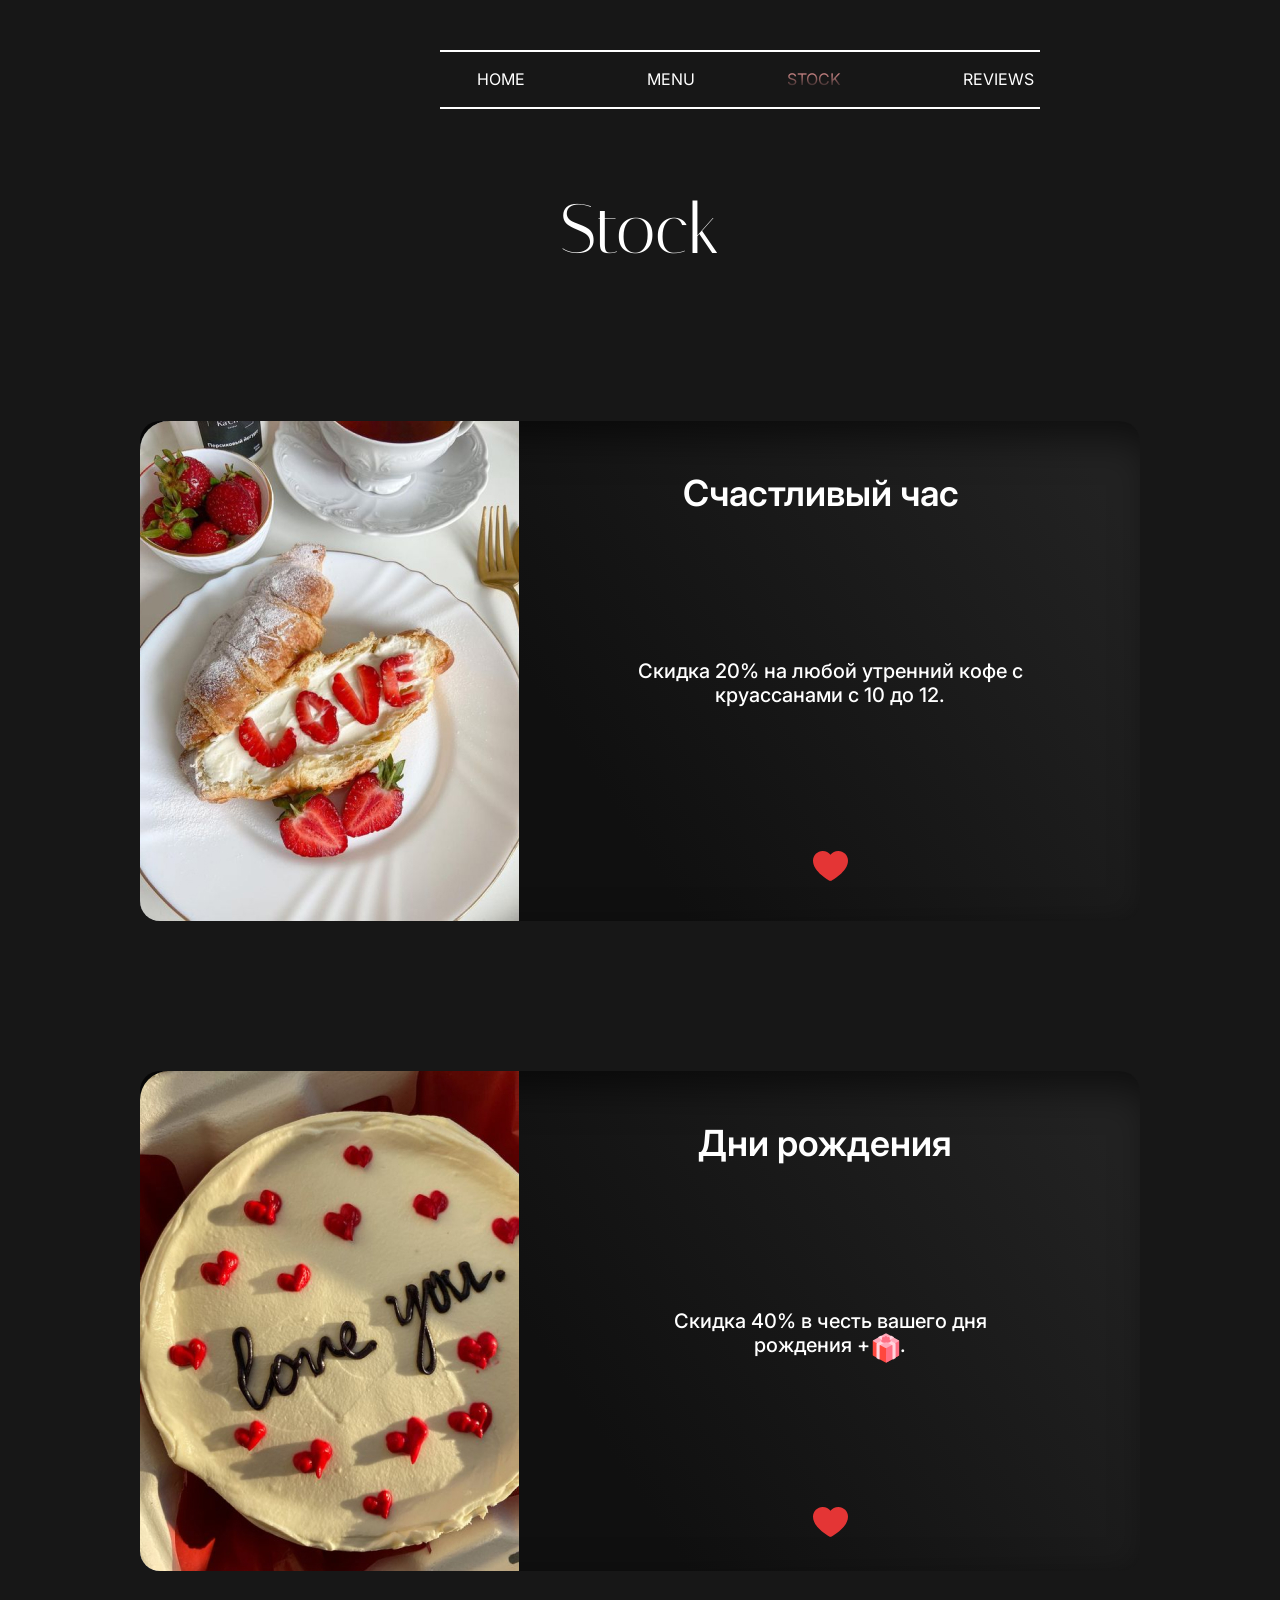
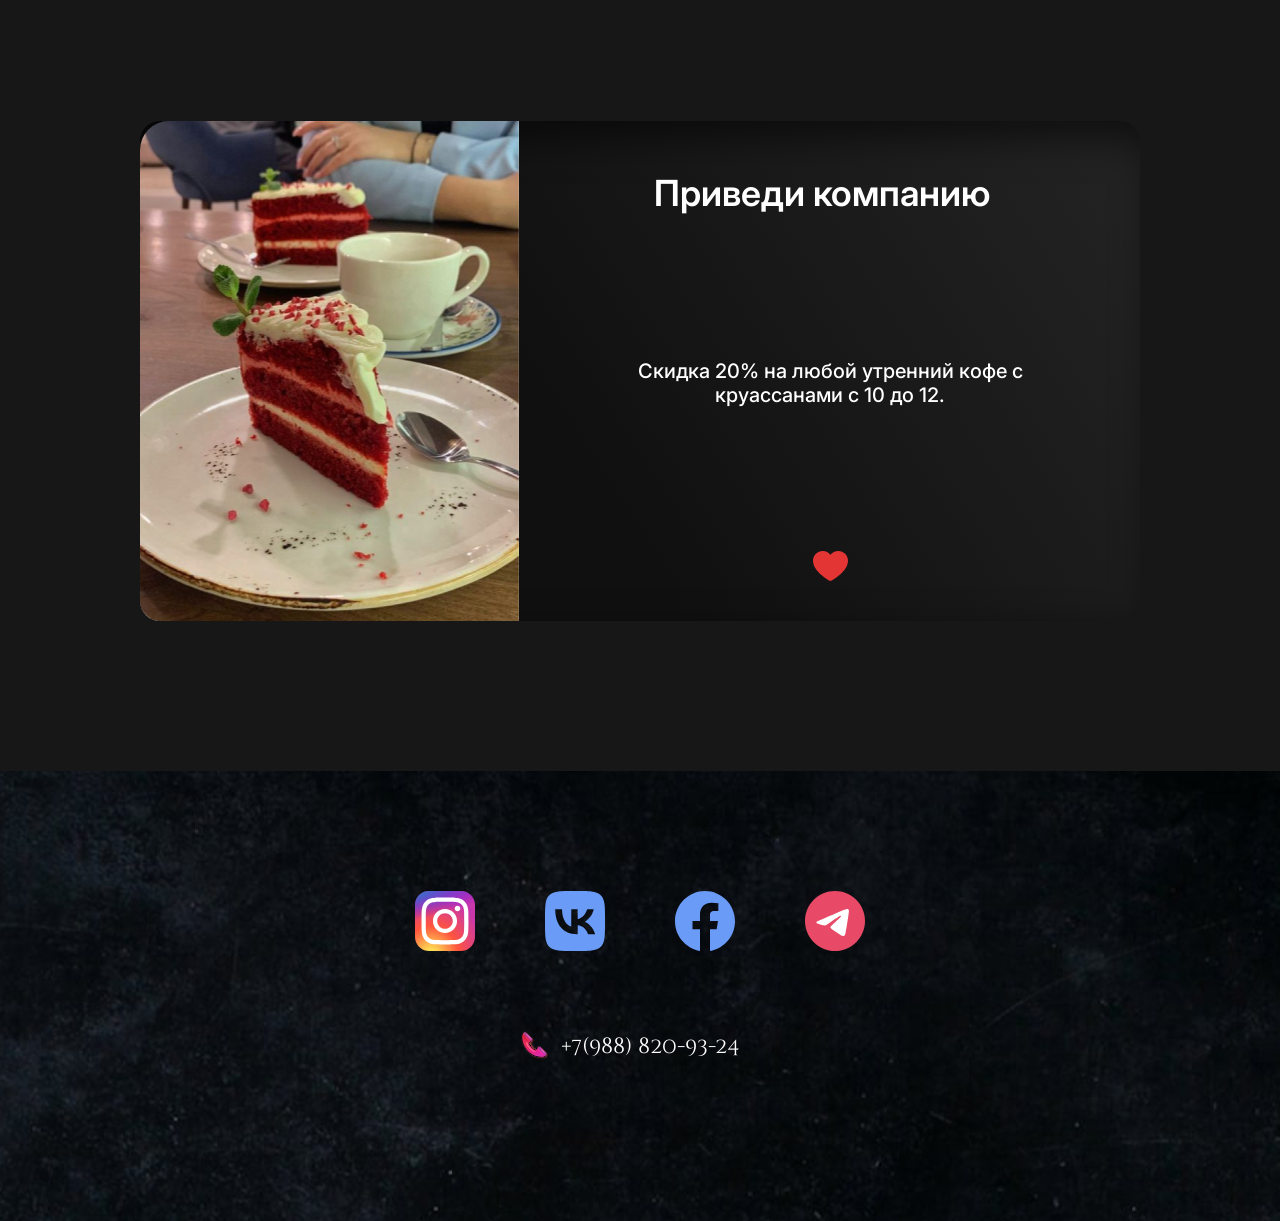
<file: сайт/stock.html>
<!DOCTYPE html>
<html lang="en">
<head>
    <meta charset="UTF-8">
    <meta http-equiv="X-UA-Compatible" content="IE=edge">
    <meta name="viewport" content="width=device-width, initial-scale=1.0">
    <title>MariLi</title>
    <link rel="stylesheet" href="stock.css">
    <link rel="icon" href="img/Frame.jpg">
    <link rel="preconnect" href="https://fonts.googleapis.com">
    <link rel="preconnect" href="https://fonts.gstatic.com" crossorigin>
    <link href="https://fonts.googleapis.com/css2?family=Cinzel+Decorative:wght@400;700&display=swap" rel="stylesheet">
    <link rel="preconnect" href="https://fonts.googleapis.com">
    <link rel="preconnect" href="https://fonts.gstatic.com" crossorigin>
    <link href="https://fonts.googleapis.com/css2?family=Cinzel+Decorative:wght@400;700&display=swap" rel="stylesheet">
    <link rel="preconnect" href="https://fonts.googleapis.com">
    <link rel="preconnect" href="https://fonts.gstatic.com" crossorigin>
    <link href="https://fonts.googleapis.com/css2?family=Cinzel+Decorative:wght@400;700&family=Inter:wght@100;200;300;400;500;600;700;800&display=swap" rel="stylesheet">
    <link rel="preconnect" href="https://fonts.googleapis.com">
    <link rel="preconnect" href="https://fonts.gstatic.com" crossorigin>
    <link href="https://fonts.googleapis.com/css2?family=Cinzel+Decorative:wght@400;700&family=Inter:wght@100;200;300;400;500;600;700;800&family=Italiana&display=swap" rel="stylesheet">
</head>
<body>
    <header>
        <nav class="headerNav">
          <hr class="line1">  
            <ul class="headerList">
                <li class="headerItem">
                    <a href="home.html" class="headerLink">home</a>
                </li>
                <li class="headerItem">
                    <a href="menu.html" class="headerLink">menu</a>
                </li>
                <li class="headerItem">
                    <a href="" class="headerLink ashka">stock</a>
                </li>
                <li class="headerItem">
                    <a href="reviews.html" class="headerLink">reviews</a>
                </li>
            </ul>
            <hr class="line2">
        </nav>
    </header> 
    <section class="stock">
        <h2 class="h2S">Stock</h2>
        <article class="blockStock">
            <div class="photoSt phSt1"></div>
            <div class="storageStock">
                 <p class="stockZagolovok stZ1">Счастливый час</p>
                 <p class="stockText">Скидка 20% на любой утренний кофе с круассанами с 10 до 12.  </p>
                   <div class="serce"></div>
            </div>
        </article>
        <article class="blockStock">
            <div class="photoSt phSt2"></div>
            <div class="storageStock">
                 <p class="stockZagolovok stZ2">Дни рождения</p>
                 <p class="stockText">Скидка 40% в честь вашего дня рождения + &nbsp;&nbsp;&nbsp;&nbsp;&nbsp;.<div class="surpris"></div></p>
                 <div class="serce"></div>
            </div>
        </article>
        <article class="blockStock">
            <div class="photoSt phSt3"></div>
            <div class="storageStock">
                 <p class="stockZagolovok stZ3">Приведи компанию</p>
                 <p class="stockText">Скидка 20% на любой утренний кофе с круассанами с 10 до 12.  </p>
                 <div class="serce"></div>
           </div>   
        </article>
            
    </section>
    <footer>
        <article class="icons">
            <div class="iconsLogo instagram"></div>
            <div class="iconsLogo wk"></div>
            <div class="iconsLogo facebook"></div>
            <div class="iconsLogo telegram"></div>
        </article>
        <article class="contacs">
            <div class="telephone"></div>
            <div class="nomer">+7(988) 820-93-24</div>
        </article>
    </footer>
</body>
</html>
</file>
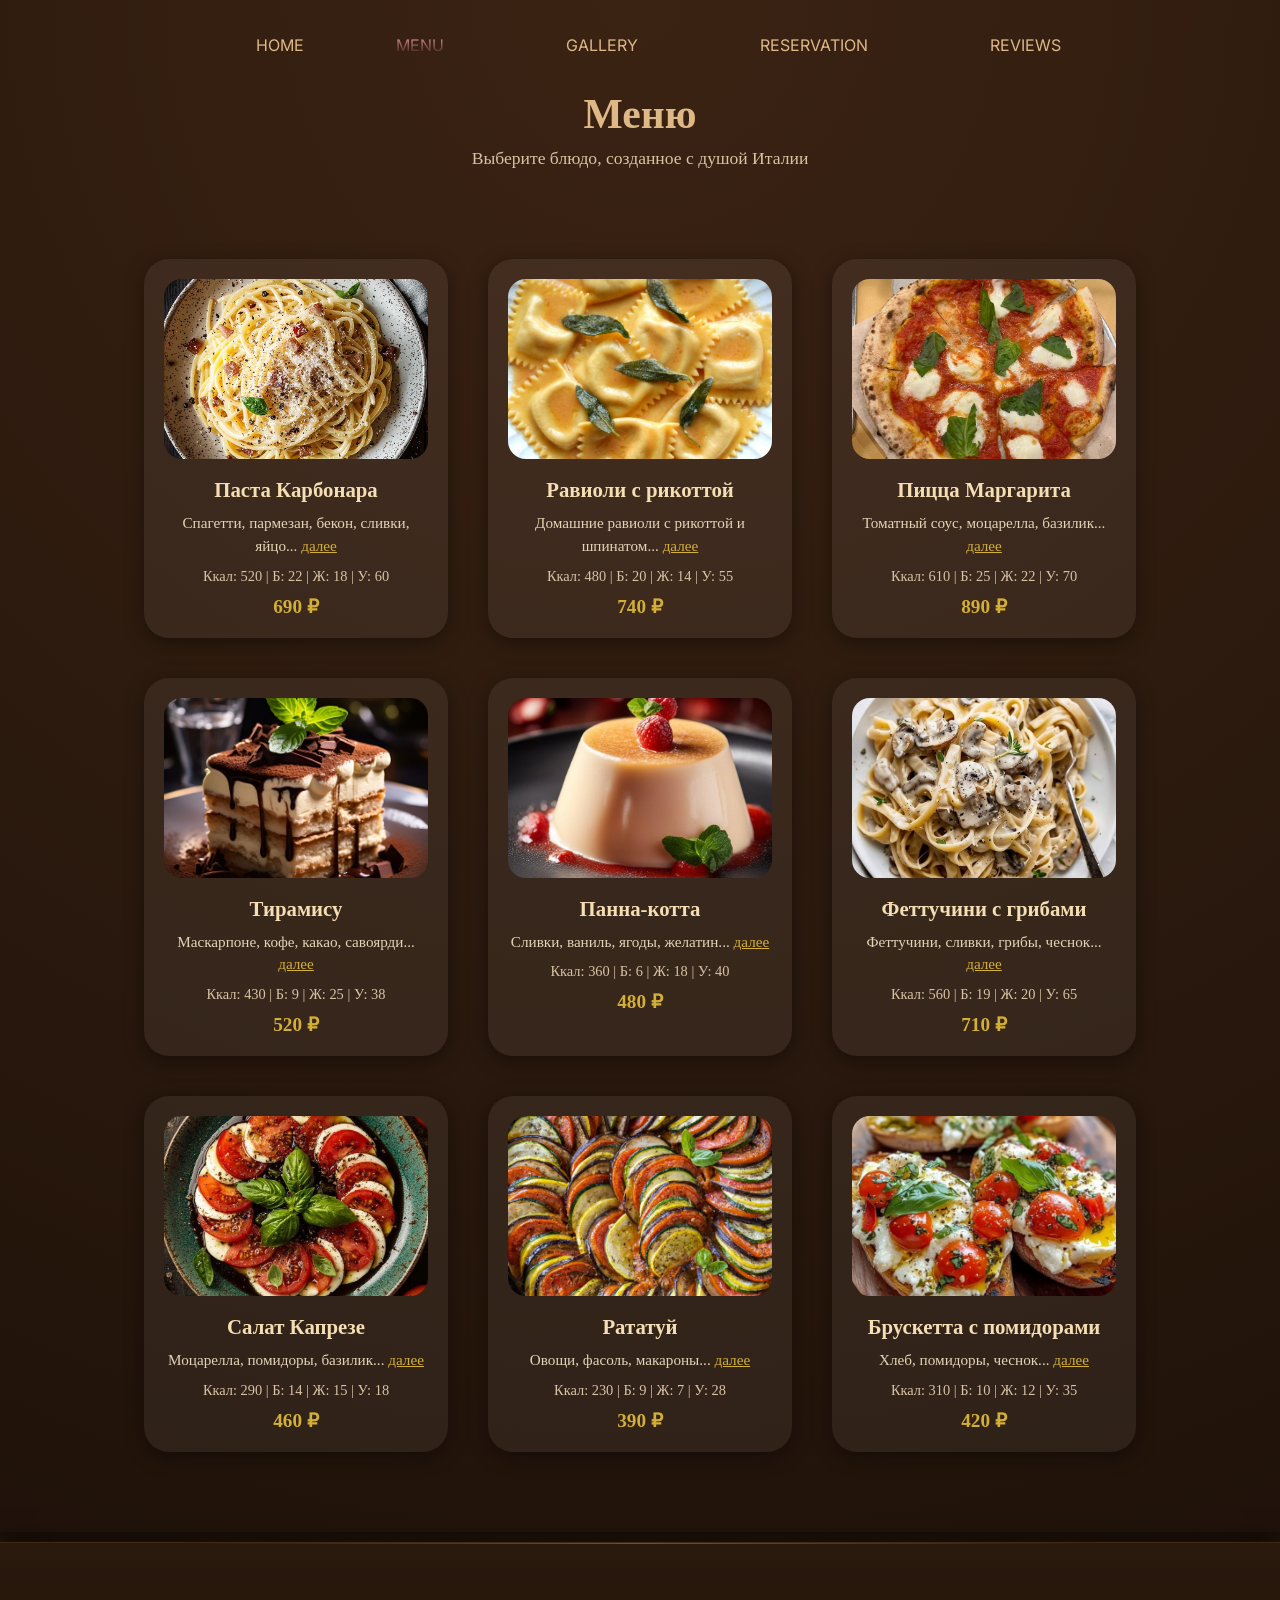
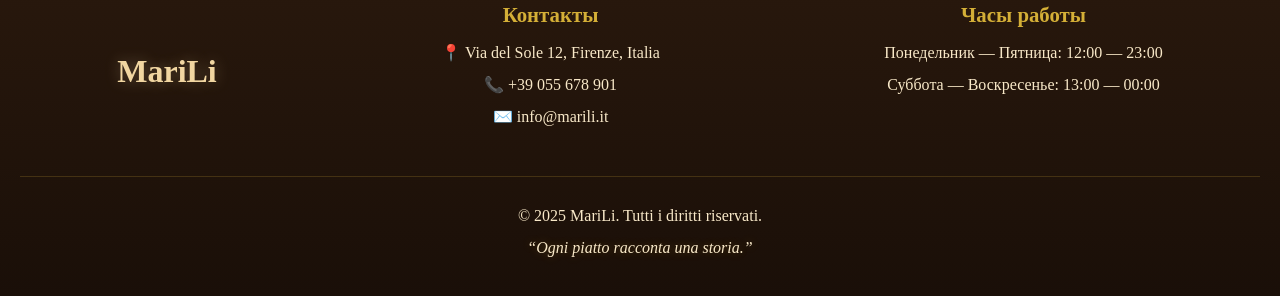
<file: сайтMarina.WEL2/menu.html>
<!DOCTYPE html>
<html lang="en">
<head>
    <meta charset="UTF-8">
    <meta http-equiv="X-UA-Compatible" content="IE=edge">
    <meta name="viewport" content="width=device-width, initial-scale=1.0">
    <title>MariLi</title>
    <link rel="stylesheet" href="menu.css">
    <link rel="icon" href="img/Frame.jpg">
    <link rel="preconnect" href="https://fonts.googleapis.com">
    <link rel="preconnect" href="https://fonts.gstatic.com" crossorigin>
    <link href="https://fonts.googleapis.com/css2?family=Cinzel+Decorative:wght@400;700&display=swap" rel="stylesheet">
    <link rel="preconnect" href="https://fonts.googleapis.com">
    <link rel="preconnect" href="https://fonts.gstatic.com" crossorigin>
    <link rel="preconnect" href="https://fonts.googleapis.com">
    <link rel="preconnect" href="https://fonts.gstatic.com" crossorigin>
    <link href="https://fonts.googleapis.com/css2?family=Cinzel+Decorative:wght@400;700&family=Inter:wght@100;200;300;400;500;600;700;800&display=swap" rel="stylesheet">
    <link href="https://fonts.googleapis.com/css2?family=Cinzel+Decorative:wght@400;700&display=swap" rel="stylesheet">
    <link rel="preconnect" href="https://fonts.googleapis.com">
    <link rel="preconnect" href="https://fonts.gstatic.com" crossorigin>
    <link href="https://fonts.googleapis.com/css2?family=Cinzel+Decorative:wght@400;700&family=Inter:wght@100;200;300;400;500;600;700;800&family=Italiana&display=swap" rel="stylesheet">
</head>
<body>
    <header>
        <nav class="headerNav">
     
            <ul class="headerList">
                <li class="headerItem">
                    <a href="index.html" class="headerLink">home</a>
                </li>
                <li class="headerItem">
                    <a href="menu.html" class="headerLink   ashka">menu</a>
                </li>
                <li class="headerItem">
                    <a href="stock.html" class="headerLink">gallery</a>
                </li>
                <li class="headerItem">
                    <a href="public/reservation.html" class="headerLink">reservation</a>
                </li>
                <li class="headerItem">
                    <a href="reviews.html" class="headerLink">reviews</a>
                </li>
            </ul>
            
        </nav>
    </header> 
<body>
  

<main>
    <section class="menu-section">
      
        <h2 class="section-title">Меню</h2>
        <p class="menu-subtitle">Выберите блюдо, созданное с душой Италии</p>
         <div class="sect2">
        <div class="menu-grid">
       
          <!-- 1 -->
          <div class="menu-item">
            <img src="img/menu1.jpg" alt="Паста Карбонара">
            <h3>Паста Карбонара</h3>
            <p class="ingredients">
              Спагетти, пармезан, бекон, сливки, яйцо... 
              <span class="more">далее</span>
            </p>
            <div class="hidden-text">...петрушка, перец, чеснок, оливковое масло.</div>
            <div class="nutrients">Ккал: 520 | Б: 22 | Ж: 18 | У: 60</div>
            <div class="price">690 ₽</div>
          </div>
       
          <!-- 2 -->
          <div class="menu-item">
            <img src="img/menu2.jpg" alt="Равиоли с сыром">
            <h3>Равиоли с рикоттой</h3>
            <p class="ingredients">
              Домашние равиоли с рикоттой и шпинатом... 
              <span class="more">далее</span>
            </p>
            <div class="hidden-text">...в сливочном соусе с базиликом и мускатным орехом.</div>
            <div class="nutrients">Ккал: 480 | Б: 20 | Ж: 14 | У: 55</div>
            <div class="price">740 ₽</div>
          </div>
       
          <!-- 3 -->
          <div class="menu-item">
            <img src="img/menu3.jpg" alt="Пицца Маргарита">
            <h3>Пицца Маргарита</h3>
            <p class="ingredients">
              Томатный соус, моцарелла, базилик... 
              <span class="more">далее</span>
            </p>
            <div class="hidden-text">...оливковое масло, специи, тесто на закваске.</div>
            <div class="nutrients">Ккал: 610 | Б: 25 | Ж: 22 | У: 70</div>
            <div class="price">890 ₽</div>
          </div>
       
          <!-- 4 -->
          <div class="menu-item">
            <img src="img/psevdo4.jpg" alt="Тирамису">
            <h3>Тирамису</h3>
            <p class="ingredients">
              Маскарпоне, кофе, какао, савоярди... 
              <span class="more">далее</span>
            </p>
            <div class="hidden-text">...сливки, амаретто, сахарная пудра.</div>
            <div class="nutrients">Ккал: 430 | Б: 9 | Ж: 25 | У: 38</div>
            <div class="price">520 ₽</div>
          </div>
       
          <!-- 5 -->
          <div class="menu-item">
            <img src="img/psevdo5.jpg" alt="Панна-котта">
            <h3>Панна-котта</h3>
            <p class="ingredients">
              Сливки, ваниль, ягоды, желатин... 
              <span class="more">далее</span>
            </p>
            <div class="hidden-text">...мёд, сахар, ягодный соус.</div>
            <div class="nutrients">Ккал: 360 | Б: 6 | Ж: 18 | У: 40</div>
            <div class="price">480 ₽</div>
          </div>
       
          <!-- 6 -->
          <div class="menu-item">
            <img src="img/psevdo3.jpg" alt="Феттучини с грибами">
            <h3>Феттучини с грибами</h3>
            <p class="ingredients">
              Феттучини, сливки, грибы, чеснок... 
              <span class="more">далее</span>
            </p>
            <div class="hidden-text">...пармезан, перец, зелень.</div>
            <div class="nutrients">Ккал: 560 | Б: 19 | Ж: 20 | У: 65</div>
            <div class="price">710 ₽</div>
          </div>
       
          <!-- 7 -->
          <div class="menu-item">
            <img src="img/menu7.jpg" alt="Салат Капрезе">
            <h3>Салат Капрезе</h3>
            <p class="ingredients">
              Моцарелла, помидоры, базилик... 
              <span class="more">далее</span>
            </p>
            <div class="hidden-text">...оливковое масло, бальзамик, специи.</div>
            <div class="nutrients">Ккал: 290 | Б: 14 | Ж: 15 | У: 18</div>
            <div class="price">460 ₽</div>
          </div>
       
          <!-- 8 -->
          <div class="menu-item">
            <img src="img/menu8.jpg" alt="Минестроне">
            <h3>Рататуй</h3>
            <p class="ingredients">
              Овощи, фасоль, макароны... 
              <span class="more">далее</span>
            </p>
            <div class="hidden-text">...томатный бульон, специи, травы.</div>
            <div class="nutrients">Ккал: 230 | Б: 9 | Ж: 7 | У: 28</div>
            <div class="price">390 ₽</div>
          </div>
       
          <!-- 9 -->
          <div class="menu-item">
            <img src="img/menu9.jpg" alt="Брускетта с помидорами">
            <h3>Брускетта с помидорами</h3>
            <p class="ingredients">
              Хлеб, помидоры, чеснок... 
              <span class="more">далее</span>
            </p>
            <div class="hidden-text">...базилик, оливковое масло, перец.</div>
            <div class="nutrients">Ккал: 310 | Б: 10 | Ж: 12 | У: 35</div>
            <div class="price">420 ₽</div>
          </div>
       </div>
        </div>

      </section>
      <script>
        document.querySelectorAll(".more").forEach(btn => {
          btn.addEventListener("click", () => {
            const hidden = btn.parentElement.nextElementSibling;
            hidden.style.display = hidden.style.display === "block" ? "none" : "block";
            btn.textContent = hidden.style.display === "block" ? "свернуть" : "далее";
          });
        });
        </script>
</main>
<footer class="footer">
  <div class="footer-container">
 
    <div class="footer-info">
      <h3>MariLi</h3>
    </div>
 
    <div class="footer-contacts">
      <h4>Контакты</h4>
      <p>📍 Via del Sole 12, Firenze, Italia</p>
      <p>📞 +39 055 678 901</p>
      <p>✉️ info@marili.it</p>
    </div>
 
    <div class="footer-hours">
      <h4>Часы работы</h4>
      <p>Понедельник — Пятница: 12:00 — 23:00</p>
      <p>Суббота — Воскресенье: 13:00 — 00:00</p>
    </div>
 
  </div>
 
  <div class="footer-bottom">
    <p>© 2025 MariLi. Tutti i diritti riservati.</p>
    <p class="footer-quote">“Ogni piatto racconta una storia.”</p>
  </div>
</footer>
  <!-- Кнопка "вверх" -->
<button id="scrollTopBtn" class="scroll-top">
  ↑
</button>
 
<script src="scrolltop.js"></script>
</body>
</html>
</file>
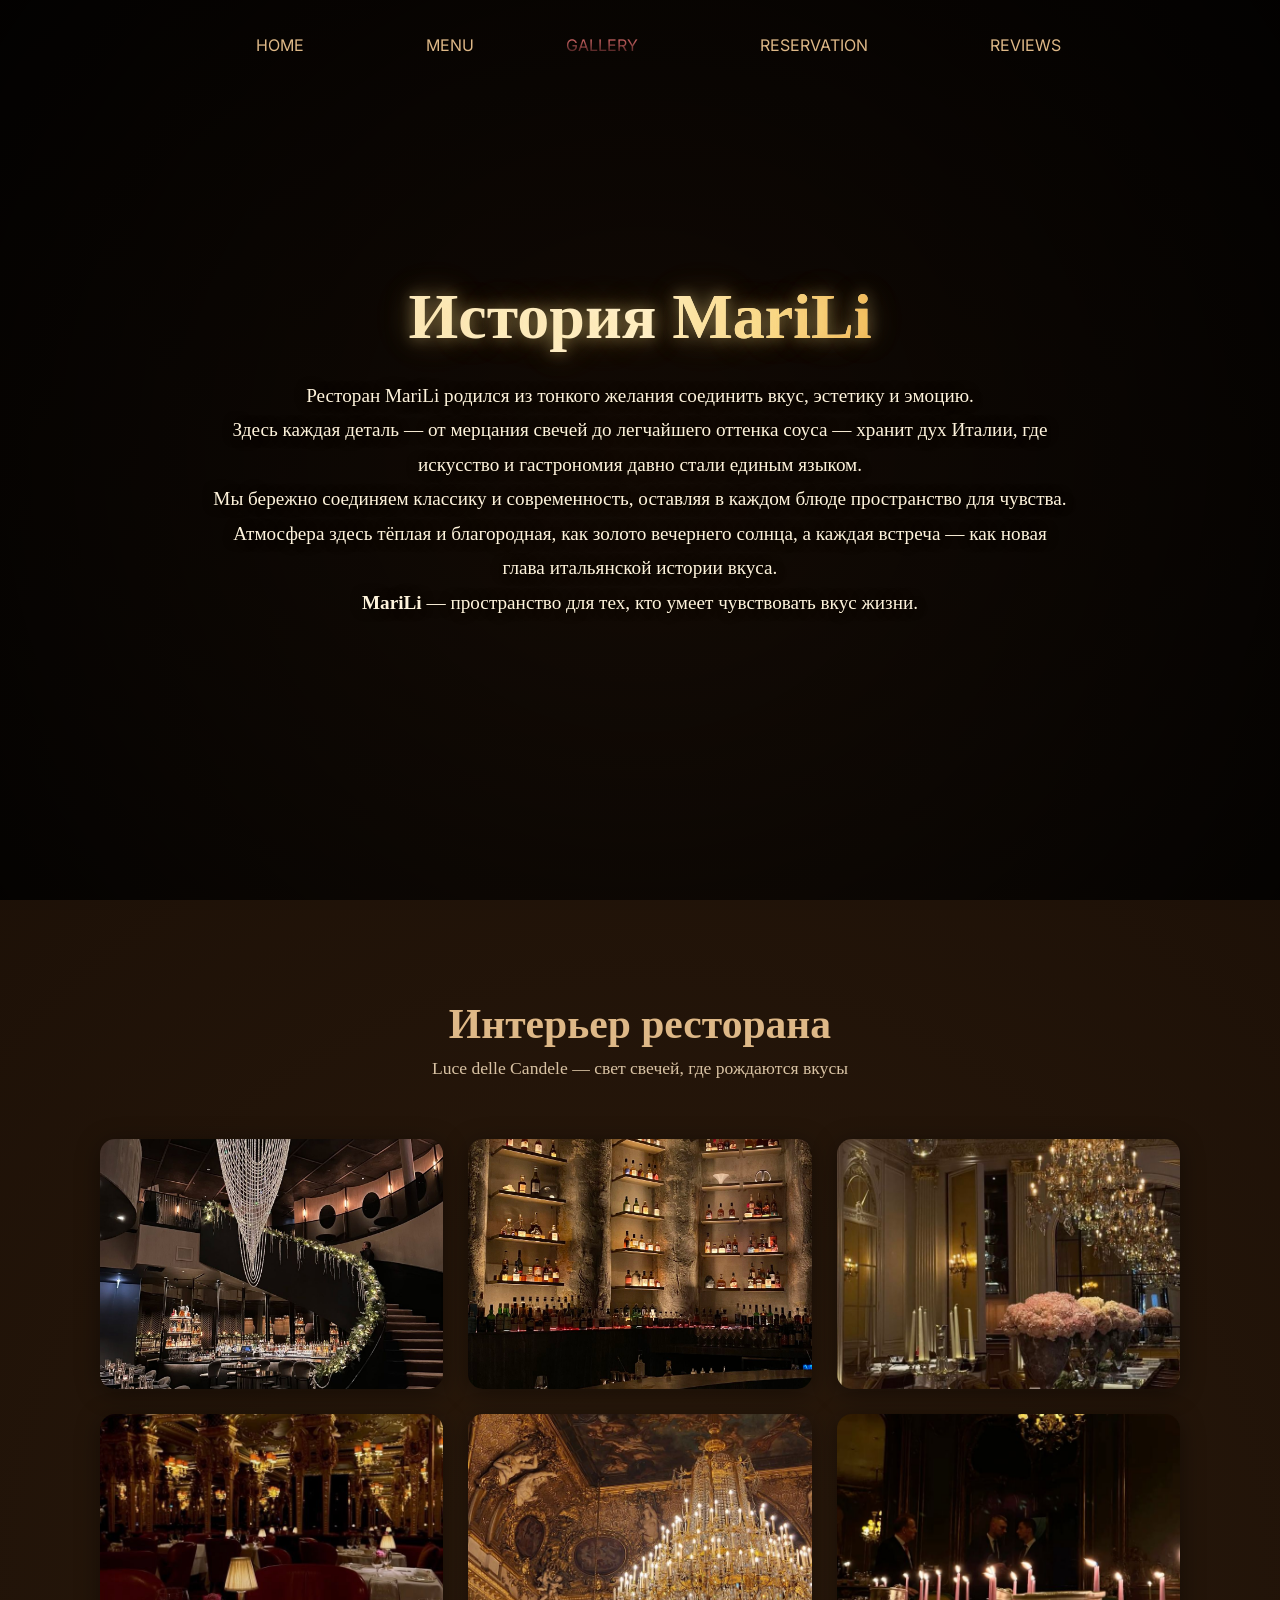
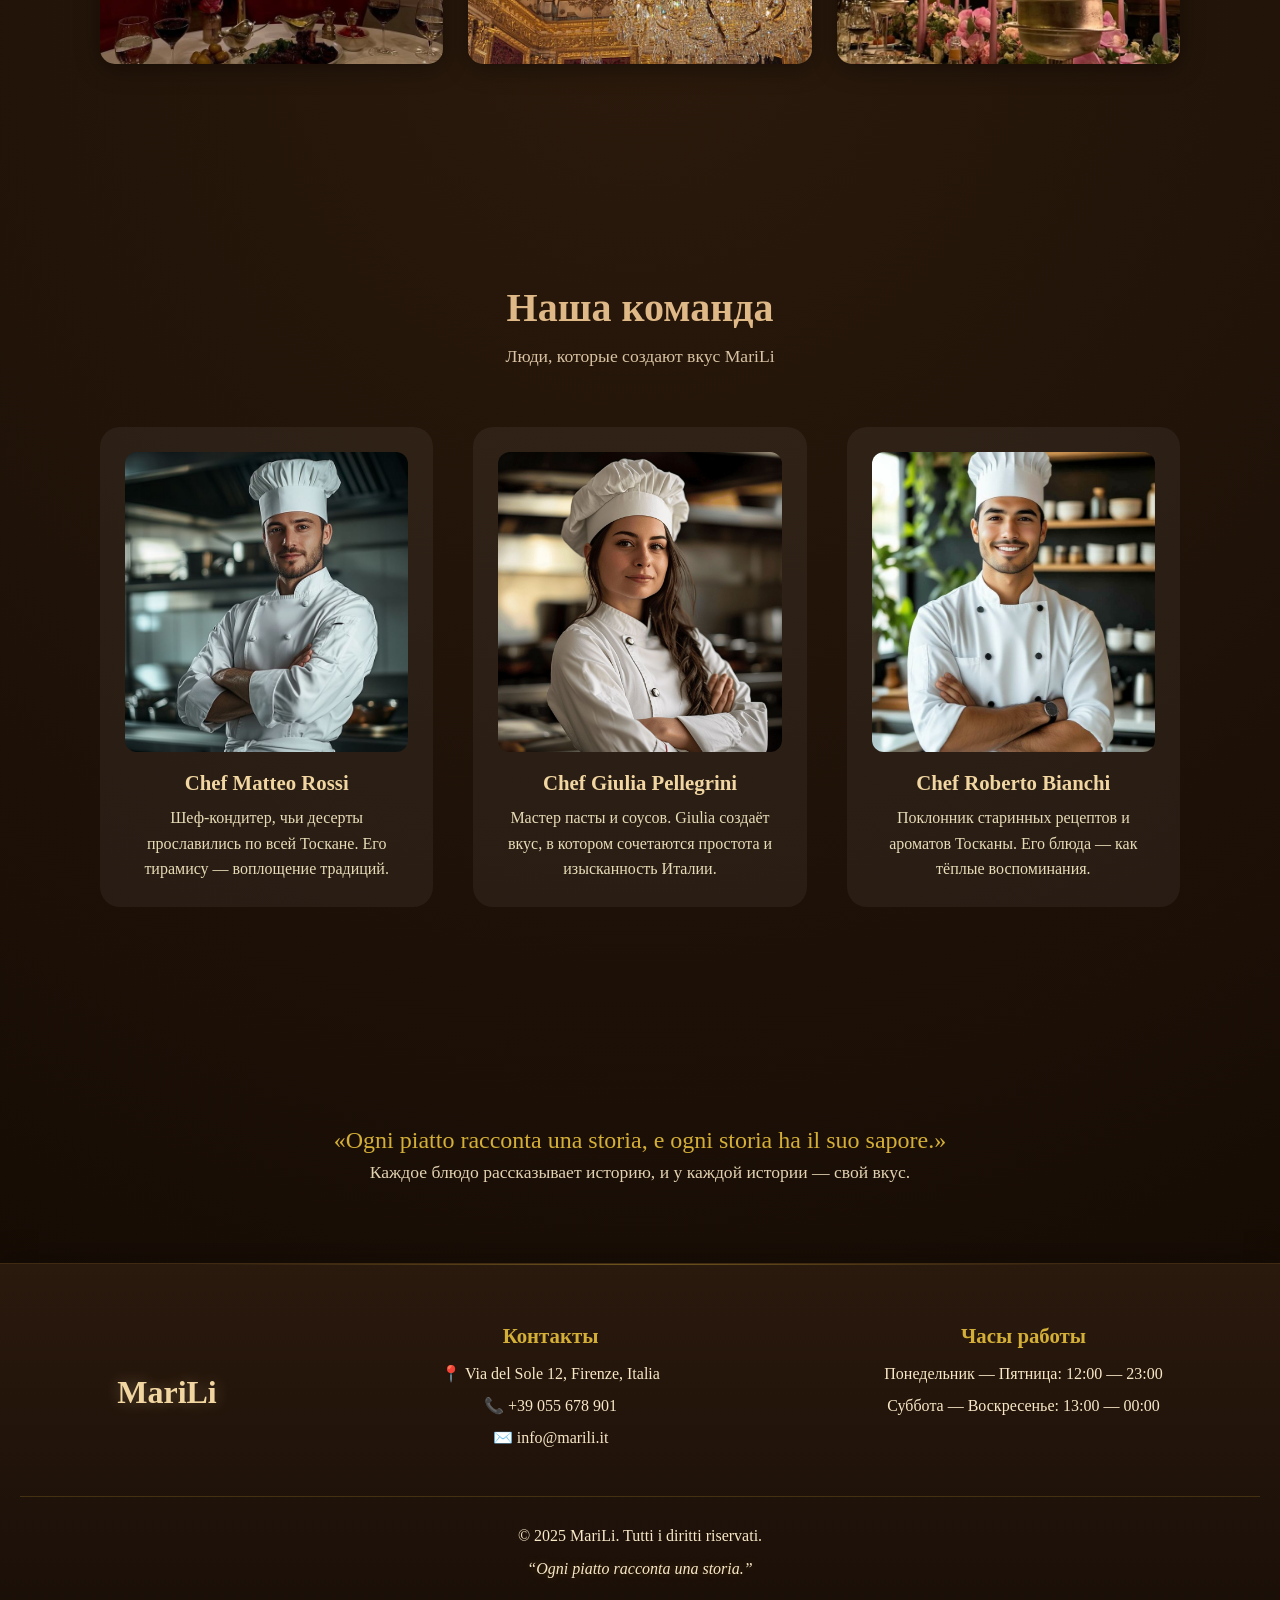
<file: сайтMarina.WEL2/stock.html>
<!DOCTYPE html>
<html lang="en">
<head>
    <meta charset="UTF-8">
    <meta http-equiv="X-UA-Compatible" content="IE=edge">
    <meta name="viewport" content="width=device-width, initial-scale=1.0">
    <title>MariLi</title>
    <link rel="stylesheet" href="stock.css">
    <link rel="icon" href="img/Frame.jpg">
    <link rel="preconnect" href="https://fonts.googleapis.com">
    <link rel="preconnect" href="https://fonts.gstatic.com" crossorigin>
    <link href="https://fonts.googleapis.com/css2?family=Cinzel+Decorative:wght@400;700&display=swap" rel="stylesheet">
    <link rel="preconnect" href="https://fonts.googleapis.com">
    <link rel="preconnect" href="https://fonts.gstatic.com" crossorigin>
    <link href="https://fonts.googleapis.com/css2?family=Cinzel+Decorative:wght@400;700&display=swap" rel="stylesheet">
    <link rel="preconnect" href="https://fonts.googleapis.com">
    <link rel="preconnect" href="https://fonts.gstatic.com" crossorigin>
    <link href="https://fonts.googleapis.com/css2?family=Cinzel+Decorative:wght@400;700&family=Inter:wght@100;200;300;400;500;600;700;800&display=swap" rel="stylesheet">
    <link rel="preconnect" href="https://fonts.googleapis.com">
    <link rel="preconnect" href="https://fonts.gstatic.com" crossorigin>
    <link href="https://fonts.googleapis.com/css2?family=Cinzel+Decorative:wght@400;700&family=Inter:wght@100;200;300;400;500;600;700;800&family=Italiana&display=swap" rel="stylesheet">
</head>
<body>
    <header>
        <nav class="headerNav">
     
            <ul class="headerList">
                <li class="headerItem">
                    <a href="index.html" class="headerLink">home</a>
                </li>
                <li class="headerItem">
                    <a href="menu.html" class="headerLink ">menu</a>
                </li>
                <li class="headerItem">
                    <a href="stock.html" class="headerLink  ashka">gallery</a>
                </li>
                <li class="headerItem">
                    <a href="public/reservation.html" class="headerLink">reservation</a>
                </li>
                <li class="headerItem">
                    <a href="reviews.html" class="headerLink">reviews</a>
                </li>
            </ul>
            
        </nav>
    </header> 
    <!-- История ресторана -->
<section class="hero">
    <video autoplay muted loop playsinline class="hero-video">
      <source src="img/video1.mp4" type="video/mp4">
    </video>
   
    <div class="hero-overlay"></div>
   
    <div class="hero-content">
      <h1>История <span>MariLi</span></h1>
      <p>
        Ресторан MariLi родился из тонкого желания соединить вкус, эстетику и эмоцию. <br>
        Здесь каждая деталь — от мерцания свечей до легчайшего оттенка соуса — хранит дух Италии, где искусство и гастрономия давно стали единым языком.<br>
        Мы бережно соединяем классику и современность, оставляя в каждом блюде пространство для чувства.<br>
        Атмосфера здесь тёплая и благородная, как золото вечернего солнца, а каждая встреча — как новая глава итальянской истории вкуса.<br>
        <strong> MariLi</strong>   — пространство для тех, кто умеет чувствовать вкус жизни.
      </p>
    </div>
  </section>
 
  <!-- Интерьер -->
  <section class="interior">
    <h2>Интерьер ресторана</h2>
    <p class="subtitle">Luce delle Candele — свет свечей, где рождаются вкусы</p>
 
    <div class="interior-grid">
      <img src="img/hall1.jpg" alt="Зал ресторана">
      <img src="img/hall2.jpg" alt="Интерьер ресторана">
      <img src="img/hall3.jpg" alt="Кухня и освещение">
      <img src="img/hall4.jpg" alt="Сервировка">
      <img src="img/hall5.jpg" alt="Детали интерьера">
      <img src="img/hall6.jpg" alt="Атмосфера ресторана">
    </div>
  </section>
 
  <!-- Наша команда -->
  <section class="team">
    <h2>Наша команда</h2>
    <p class="subtitle">Люди, которые создают вкус MariLi</p>
 
    <div class="team-grid">
      <div class="chef">
        <img src="img/shef1.jpg" alt="Chef Matteo Rossi">
        <h3>Chef Matteo Rossi</h3>
        <p>Шеф-кондитер, чьи десерты прославились по всей Тоскане. Его тирамису — воплощение традиций.</p>
      </div>
      <div class="chef">
        <img src="img/shef2.jpg" alt="Chef Giulia Pellegrini">
        <h3>Chef Giulia Pellegrini</h3>
        <p>Мастер пасты и соусов. Giulia создаёт вкус, в котором сочетаются простота и изысканность Италии.</p>
      </div>
      <div class="chef">
        <img src="img/shef3.jpg" alt="Chef Roberto Bianchi">
        <h3>Chef Roberto Bianchi</h3>
        <p>Поклонник старинных рецептов и ароматов Тосканы. Его блюда — как тёплые воспоминания.</p>
      </div>
    </div>
  </section>
 
  <!-- Завершение -->
  <section class="quote">
    <p>«Ogni piatto racconta una storia, e ogni storia ha il suo sapore.»</p>
    <span>Каждое блюдо рассказывает историю, и у каждой истории — свой вкус.</span>
  </section>
 
 

    <footer class="footer">
      <div class="footer-container">
     
        <div class="footer-info">
          <h3>MariLi</h3>
        </div>
     
        <div class="footer-contacts">
          <h4>Контакты</h4>
          <p>📍 Via del Sole 12, Firenze, Italia</p>
          <p>📞 +39 055 678 901</p>
          <p>✉️ info@marili.it</p>
        </div>
     
        <div class="footer-hours">
          <h4>Часы работы</h4>
          <p>Понедельник — Пятница: 12:00 — 23:00</p>
          <p>Суббота — Воскресенье: 13:00 — 00:00</p>
        </div>
     
      </div>
     
      <div class="footer-bottom">
        <p>© 2025 MariLi. Tutti i diritti riservati.</p>
        <p class="footer-quote">“Ogni piatto racconta una storia.”</p>
      </div>
    </footer>
     
 <!-- Кнопка "вверх" -->
 <button id="scrollTopBtn" class="scroll-top">
  ↑
</button>
 
<script src="scrolltop.js"></script>

  
</body>
</html>
</file>
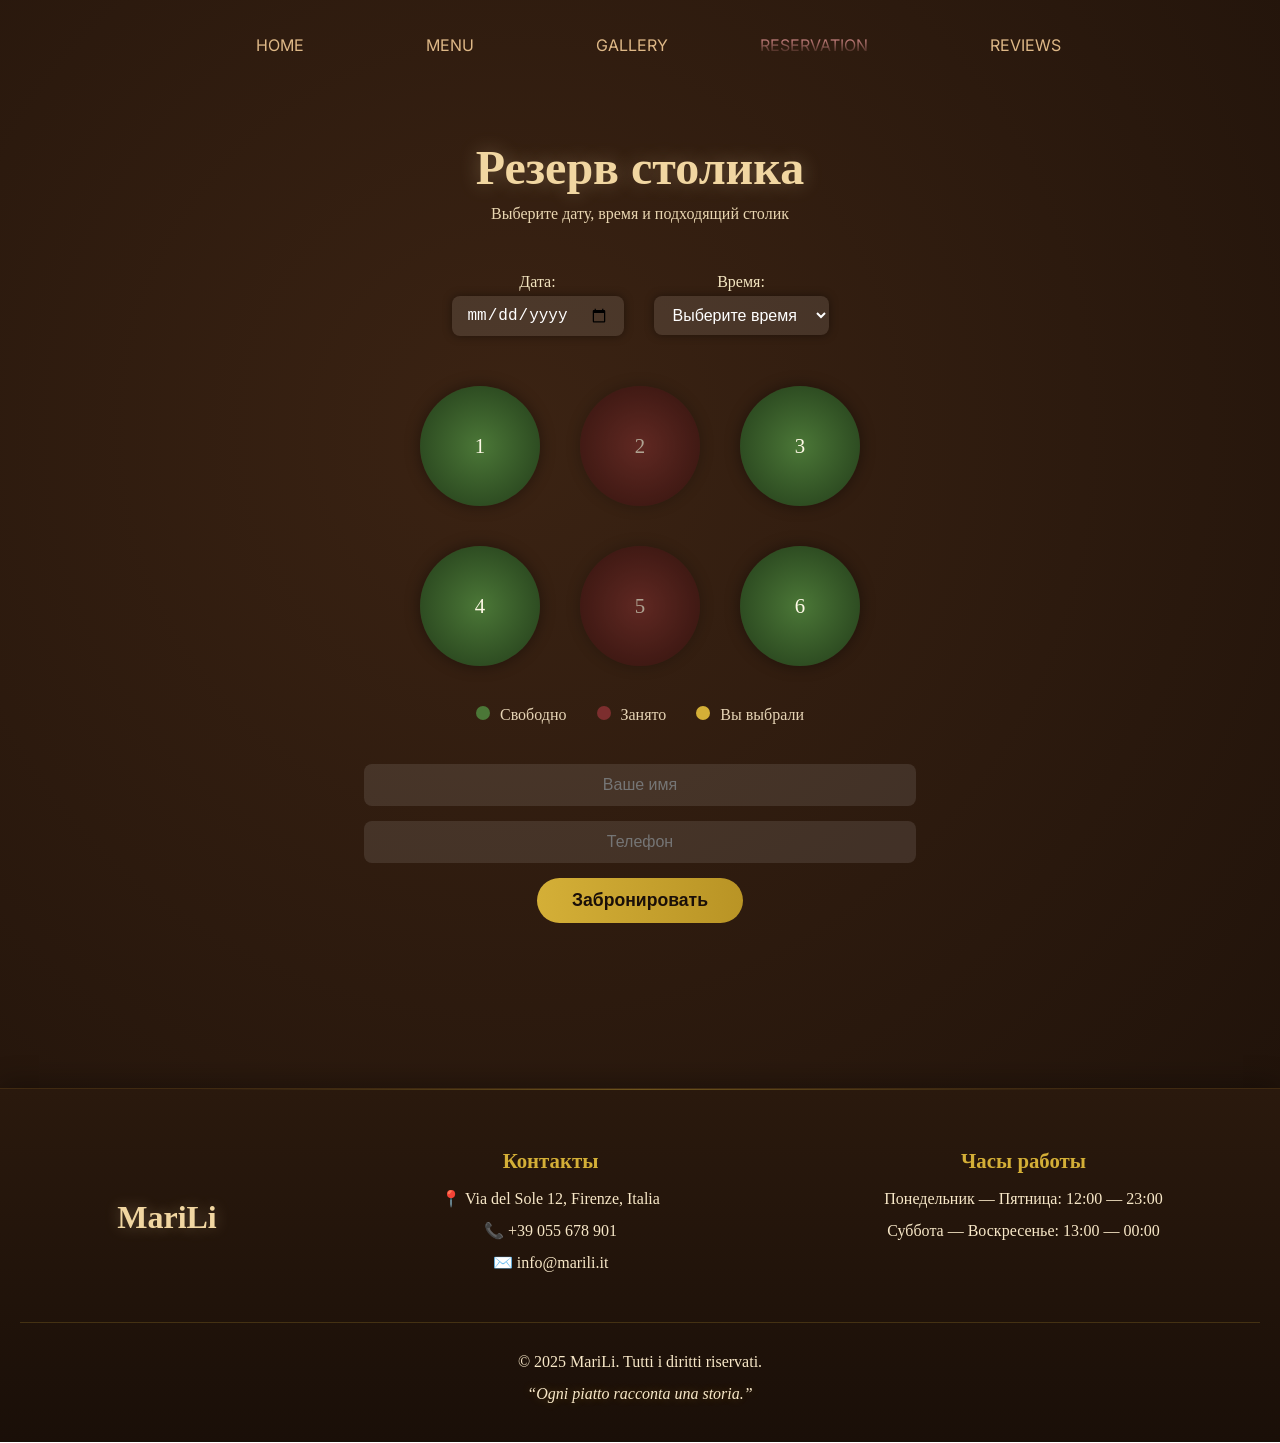
<file: сайтMarina.WEL2/public/reservation.html>
<!DOCTYPE html>
<html lang="en">
<head>
    <meta charset="UTF-8">
    <meta http-equiv="X-UA-Compatible" content="IE=edge">
    <meta name="viewport" content="width=device-width, initial-scale=1.0">
    <title>MariLi</title>
    <link rel="stylesheet" href="reservation.css">
    <link rel="icon" href="img/Frame.jpg">
    <link rel="preconnect" href="https://fonts.googleapis.com">
    <link rel="preconnect" href="https://fonts.gstatic.com" crossorigin>
    <link href="https://fonts.googleapis.com/css2?family=Cinzel+Decorative:wght@400;700&display=swap" rel="stylesheet">
    <link rel="preconnect" href="https://fonts.googleapis.com">
    <link rel="preconnect" href="https://fonts.gstatic.com" crossorigin>
    <link href="https://fonts.googleapis.com/css2?family=Cinzel+Decorative:wght@400;700&display=swap" rel="stylesheet">
    <link rel="preconnect" href="https://fonts.googleapis.com">
    <link rel="preconnect" href="https://fonts.gstatic.com" crossorigin>
    <link href="https://fonts.googleapis.com/css2?family=Cinzel+Decorative:wght@400;700&family=Inter:wght@100;200;300;400;500;600;700;800&display=swap" rel="stylesheet">
    <link rel="preconnect" href="https://fonts.googleapis.com">
    <link rel="preconnect" href="https://fonts.gstatic.com" crossorigin>
    <link href="https://fonts.googleapis.com/css2?family=Cinzel+Decorative:wght@400;700&family=Inter:wght@100;200;300;400;500;600;700;800&family=Italiana&display=swap" rel="stylesheet">
</head>
<body>
    <header>
        <nav class="headerNav">
     
            <ul class="headerList">
                <li class="headerItem">
                    <a href="../index.html" class="headerLink">home</a>
                </li>
                <li class="headerItem">
                    <a href="../menu.html" class="headerLink">menu</a>
                </li>
                <li class="headerItem">
                    <a href="../stock.html" class="headerLink">gallery</a>
                </li>
                <li class="headerItem">
                    <a href="reservation.html" class="headerLink  ashka">reservation</a>
                </li>
                <li class="headerItem">
                    <a href="../reviews.html" class="headerLink">reviews</a>
                </li>
            </ul>
            
        </nav>
    </header> 
    <main>
        <section class="reservation">
            <h1>Резерв столика</h1>
            <p class="subtitle">Выберите дату, время и подходящий столик</p>
         
            <!-- Календарь и время -->
            <div class="reservation-controls">
              <div class="input-group">
                <label for="date">Дата:</label>
                <input type="date" id="date">
              </div>
         
              <div class="input-group">
                <label for="time">Время:</label>
                <select id="time">
                  <option value="">Выберите время</option>
                  <option>12:00</option>
                  <option>13:00</option>
                  <option>14:00</option>
                  <option>15:00</option>
                  <option>16:00</option>
                  <option>17:00</option>
                  <option>18:00</option>
                  <option>19:00</option>
                  <option>20:00</option>
                  <option>21:00</option>
                </select>
              </div>
            </div>
         
            <!-- Карта столиков -->
            <div class="tables-map">
              <div class="table free" data-id="1">1</div>
              <div class="table busy" data-id="2">2</div>
              <div class="table free" data-id="3">3</div>
              <div class="table free" data-id="4">4</div>
              <div class="table busy" data-id="5">5</div>
              <div class="table free" data-id="6">6</div>
            </div>
         
            <!-- Подсказки -->
            <div class="legend">
              <span><span class="dot free-dot"></span> Свободно</span>
              <span><span class="dot busy-dot"></span> Занято</span>
              <span><span class="dot selected-dot"></span> Вы выбрали</span>
            </div>
         
            <!-- Форма -->
            <form id="reserveForm">
              <input type="text" id="name" placeholder="Ваше имя" required>
              <input type="tel" id="phone" placeholder="Телефон" required>
              <input type="hidden" id="selectedTable">
              <button type="submit">Забронировать</button>
            </form>
         
            <p id="confirmation" class="confirmation"></p>
          </section>
         
         
    </main>


    <footer class="footer">
        <div class="footer-container">
       
          <div class="footer-info">
            <h3>MariLi</h3>
          </div>
       
          <div class="footer-contacts">
            <h4>Контакты</h4>
            <p>📍 Via del Sole 12, Firenze, Italia</p>
            <p>📞 +39 055 678 901</p>
            <p>✉️ info@marili.it</p>
          </div>
       
          <div class="footer-hours">
            <h4>Часы работы</h4>
            <p>Понедельник — Пятница: 12:00 — 23:00</p>
            <p>Суббота — Воскресенье: 13:00 — 00:00</p>
          </div>
       
        </div>
       
        <div class="footer-bottom">
          <p>© 2025 MariLi. Tutti i diritti riservati.</p>
          <p class="footer-quote">“Ogni piatto racconta una storia.”</p>
        </div>
      </footer>
        <!-- Кнопка "вверх" -->
<button id="scrollTopBtn" class="scroll-top">
  ↑
</button>
  <script src="reservation.js"></script>     
<script src="scrolltop.js"></script>
  </body>

    </html>
</file>
<file: сайтMarina.WEL2/home.css>
*{
    margin: 0;
    padding: 0;
    box-sizing: border-box;
}

body{
    background: radial-gradient(circle at top, #dbccb9 0%, #d8bf9e 100%);
    /* мягкий светло-коричневый фон */
    color: #2b1a0c;
    /* max-width: 1280px; */
    overflow-x: hidden;
}
header{
    overflow-x: hidden;
    width: 100%;
    height: 90px;
    display: flex;
    align-items: center;
    justify-content: center;
    position: absolute;
}

.headerList{
    display: flex;
    flex-wrap: wrap;
    list-style-type: none;
}
.headerItem{
    margin-right: 85px;
    margin-left: 37px;
    text-transform: uppercase;
}
.headerItem:last-child{
    margin-right: 0;
}
.headerLink{
    font-family: 'Inter';
    font-style: normal;
    font-weight: 400;
    font-size: 16px;
    line-height: 19px;
    color: #DEB887;
    text-decoration: none; /* убирает подчеркивание */
}
.ashka{
    margin-left: -30px;
    background: linear-gradient(180deg, #e39090 0%, rgba(234, 153, 153, 0.917) 8.33%, rgba(251, 150, 153, 0) 100%);
    -webkit-background-clip: text;
    -webkit-text-fill-color: transparent;
    background-clip: text;
    text-fill-color: transparent;
}
.headerLink:hover, .headerLink:focus, .headerLink:active{
    opacity: 55%;
    color: #FBA3A3;
}
/* .headerNav{
    position: relative;
} */

/* @media (max-width:600px) {
    .headerNav {
        display: none;
    }  
    .header__burger {
        display: block;
    }  
} */

/* .headerNav::before {
    content: "";
    position: absolute;
    right: -15px;
    top: -15px;
    width: 100%;
    height: 3px;
    background-color: #fff;
}
.headerNav::after {
    content: "";
    position: absolute;
    right: -15px;
    bottom: -15px;
    width: 100%;
    height: 3px;
    background-color: #fff;
} */

/* -------------------header */
 .logo{
    width: 83px;
    height: 90px;
    left: calc(50% - 142px/2 + 0.5px);
    background-position: center;
    background-size: cover;
    background-image: url(img/logo1.1.png);
}
.intro{
    display: flex;
    flex-direction: column;
    justify-content: center;
    align-items: center;
    background-image: url(img/fon1.2.png);
    /* filter: drop-shadow(0px 4px 4px rgba(0, 0, 0, 0.25)); */
    height: 100vh;
    background-size: cover;
    background-position: center ;
    box-shadow: 0px 40px 80px 0px #00000038;
}
.introTitle{
    font-family: 'Cinzel Decorative';
    font-style: normal;
    font-weight: 700;
    font-size: 80px;
    line-height: 101px;
    /* color: ;   #C3B091; #C19A6B */
    background: linear-gradient(360deg, #C19A6B 0%, #D89B6B 50%, #F3D7B1 100%);
    -webkit-background-clip: text;
    -webkit-text-fill-color: transparent;
    width: 300px;
    height: 101px;
    left: calc(50% - 307px/2);
    top: 300px;
}
.textIntro{
    width: 278px;
    height: 24px;
    left: calc(50% - 310px/2);
    top: 415px;
    font-family: 'Inter';
    font-style: normal;
    font-weight: 200;
    font-size: 20px;
    line-height: 24px;
    display: flex;
    align-items: flex-end;
    color: #DEB887;
}
/* _______________________ */
 
/* Тень под верхним блоком */
.intro:first-of-type {
    box-shadow: 0 20px 50px rgba(0, 0, 0, 0.35);
  }
   
  /* Тень над нижним блоком */
.intro + .dish-slider{
    margin-top: 120px;
  }

   
  /* Эффект мягкого свечения у границ */
  .intro :after {
    content: "";
    position: absolute;
    bottom: -35px;
    left: 0;
    right: 0;
    height: 50px;
    background: radial-gradient(ellipse at center, rgba(100, 79, 79, 0.15), transparent 70%);
    pointer-events: none;
  }

.firstContainer{
    display: flex;
    align-items: center;
    gap: 56px;
    justify-content: center;
    min-height: 100vh;
    background: linear-gradient(180deg, rgba(83, 64, 36, 0.55) 9.58%, rgba(172, 134, 88, 0.632) 93.56%);
}
@media (max-width:920px) {
    .firstContainer {
        flex-direction: column;
        padding: 20px 0;
    }
}
.firstArticle{
    width: 465px;
    height: 600px; 
    filter: drop-shadow(5px 5px 10px rgba(0, 0, 0, 0.25));
    background-image: url(img/about.jpg);
    background-position: center;
    background-size: cover;
    border-radius: 25px;
}
.firstArticle img {
    display: block;
    width: 100%;
    height: 100%;
}
.pAbout{
    font-family: 'Italiana';
    font-style: normal;
    font-weight: 400;
    font-size: 48px;
    line-height: 57px;
    color:  #DEB887;
}
/* @media screen and (max-width: 1024px) { 
    .pAbout {
      font-size: 20px;
    }
  } */
.secondArticle{
    display: flex;
    flex-direction: column;
    align-items: center;
    padding: 0px;
    gap: 30px;
    max-width: 610px;
}
.secondArticle p{
    font-family: 'Inter';
    font-style: normal;
    font-weight: 400;
    font-size: 20px;
    line-height: 24px;
    text-align: center;
    color:  #DEB887;
}
/* -------------------- */
/* .secondContainer{
    min-height: 100vh;
    min-width: 100vw;
    background: linear-gradient(180deg, rgba(148, 117, 70, 0.27) 14.58%, rgba(212, 166, 109, 0.27) 83.56%, rgba(93, 93, 93, 0.17) 100%);
}
.secondContainer__list {
    padding-top: 30px;
    display: flex;
    align-items: center;
    justify-content: center;
    flex-wrap: wrap;
    gap: 30px;
} */

.pFeatured{
    width: 100%;
    display: flex;
    justify-content: center;
    margin-bottom: 18px;
    font-family: 'Italiana';
    font-style: normal;
    font-weight: 400;
    font-size: 48px;
    line-height: 53px;
    color: #C19A6B;
}

.tFeatured{
    font-family: 'Inter';
    font-style: normal;
    font-weight: 400;
    font-size: 20px;
    line-height: 24px;
    display: flex;
    justify-content: center;
    color: #C19A6B;
    padding-bottom: 20px;
}

.Card__title {
    font-family: 'Italiana';
    font-style: normal;
    font-weight: 400;
    font-size: 35px;
    line-height: 41px;
    color: #C19A6B;
}
/* круглый блок */
/* .firstContainer {
    border-radius: 40px;
    background: radial-gradient(circle at top, #fffaf3 0%, #f0e7d9 100%);
    box-shadow: 0 5px 30px rgba(0, 0, 0, 0.15);
    margin: 80px auto;
    width: 90%;
    padding: 60px 60px;
  } */
  .firstContainer {
    border-radius: 40px;
    background: radial-gradient(circle at 40% 20%, #3b2313 0%, #1a0f08 100%);
    /* мягкий свет сверху */
    box-shadow: 0 8px 30px rgba(0, 0, 0, 0.3),
                inset 0 0 20px rgba(255, 225, 180, 0.06);
    margin: 80px auto;
    width: 90%;
    padding: 60px 60px;
    position: relative;
    overflow: hidden;
  }
   

.Card{
    list-style-type: none;
}

/* knopka */
.dish-slider {
    padding: 80px 0;
    background: radial-gradient(circle at center, #2b1a0c 0%, #120903 100%);
    color: #fffaf0;
    text-align: center;
  }
   
  /* .section-title {
    font-size: 2.4rem;
    color: #d4af37;
    margin-bottom: 15px;
  }
   
  .subtitle {
    color: #d9c3a4;
    font-size: 1.1rem;
    margin-bottom: 40px;
  } */
   
  .slider-container {
    position: relative;
    width: 1000px; /* немного шире */
    margin: 0 auto;
    display: flex;
    align-items: center;
    justify-content: center;
  }
   
  .slider-wrapper {
    overflow: hidden;
    width: 900px;
  }
   
  .slider {
    display: flex;
    gap: 30px;
    transition: transform 0.9s ease;
  }
   
  .dish {
    flex: 0 0 285px; /* шире карточки */
    height: 420px; /* выше карточки */
    border-radius: 18px;
    overflow: hidden;
    background: #1c1207;
    box-shadow: 0 5px 25px rgba(0, 0, 0, 0.6);
    transition: transform 0.4s ease, box-shadow 0.4s ease;
  }
   
  .dish img {
    width: 100%;
    height: 85%;
    object-fit: cover;
    border-bottom: 2px solid rgba(212, 175, 55, 0.3);
  }
   
  
  .dish:hover {
    transform: scale(1.04);
    box-shadow: 0 8px 25px rgba(212, 175, 55, 0.4);
  }
   
  .arrow {
    position: absolute;
    top: 50%;
    transform: translateY(-50%);
    background: #d4af37;
    color: #1a0f08;
    border: none;
    border-radius: 50%;
    width: 55px;
    height: 55px;
    font-size: 1.8rem;
    cursor: pointer;
    transition: all 0.4s ease;
    box-shadow: 0 0 20px rgba(212, 175, 55, 0.6);
    z-index: 1.5;
  }
   
  .arrow:hover {
    background: #fff;
    transform: translateY(-50%) scale(1.1);
  }
   
  .left-arrow {
    left: -70px;
  }
   
  .right-arrow {
    right: -70px;
  }
/* footer */
.footer {
    background: linear-gradient(to top, #1a0f08 0%, #2a190d 100%);
    color: #715024;
    padding: 60px 20px 30px;
    font-family: "Cormorant Garamond", serif;
    text-align: center;
    border-top: 1px solid rgba(212, 152, 55, 0.2);
    box-shadow: 0 -5px 25px rgba(0,0,0,0.3);
    position: relative;
  }
   
  .footer::before {
    content: "";
    position: absolute;
    top: 0;
    left: 50%;
    width: 70%;
    height: 1px;
    background: linear-gradient(90deg, transparent, rgba(212,175,55,0.4), transparent);
    transform: translateX(-50%);
  }
   
  .footer-container {
    display: flex;
    flex-wrap: wrap;
    justify-content: space-around;
    align-items: flex-start;
    margin-bottom: 40px;
    gap: 30px;
  }
   
  .footer h3 {
    font-size: 2rem;
    color: #f1d6a1;
    margin-top: 50px;
    text-shadow: 0 0 15px rgba(241,214,161,0.3);
  }
   
  .footer h4 {
    font-size: 1.3rem;
    color: #d4af37;
    margin-bottom: 12px;
  }
   
  .footer p {
    font-size: 1rem;
    line-height: 1.7;
    color: #f8e8c8;
    margin: 5px 0;
  }
   
  /* Нижняя часть футера */
  .footer-bottom {
    border-top: 1px solid rgba(212,175,55,0.2);
    padding-top: 20px;
    color: #e3d5b5;
    font-size: 0.95rem;
  }
   
  .footer-quote {
    font-style: italic;
    color: #d4af37;
    margin-top: 5px;
    font-size: 1.05rem;
    text-shadow: 0 0 10px rgba(212,175,55,0.3);
  }
   
  /* Hover эффект на контактах */
  .footer-contacts p:hover {
    color: #f1d6a1;
    text-shadow: 0 0 10px rgba(241,214,161,0.3);
    transition: color 0.3s ease, text-shadow 0.3s ease;
  }
   
  /* Адаптивность */
  @media (max-width: 768px) {
    .footer-container {
      flex-direction: column;
      align-items: center;
      text-align: center;
    }
  }
   

/* Кнопка "вверх" */
.scroll-top {
    position: fixed;
    bottom: 40px;
    right: 40px;
    width: 55px;
    height: 55px;
    border: none;
    border-radius: 50%;
    background: radial-gradient(circle at center, #d4af37 0%, #b88a2c 100%);
    color: #1a0f08;
    font-size: 1.8rem;
    cursor: pointer;
    box-shadow: 0 0 25px rgba(212,175,55,0.4);
    transition: all 0.4s ease;
    display: none; /* изначально скрыта */
    z-index: 999;
  }
   
  .scroll-top:hover {
    transform: scale(1.1);
    box-shadow: 0 0 35px rgba(255,235,150,0.6);
  }
   
  /* Плавное появление */
  .scroll-top.show {
    display: block;
    animation: fadeIn 0.6s ease;
  }
   
  @keyframes fadeIn {
    from { opacity: 0; transform: translateY(15px); }
    to { opacity: 1; transform: translateY(0); }
  }
</file>
<file: сайт/dop.css>
*{
    margin: 0;
    padding: 0;
    box-sizing: border-box;
}
body{
    max-width: 1280px;
    overflow-x: hidden;
    background: #171717;
}
main{
    width: 386px;
    height: 542px;
    display: flex;
    flex-wrap: wrap;
   margin-left: 577px;
}
.smileImg{
    width: 326px;
    height: 337px;
    margin-top: 80px;
    background-position: center;
    background-size: cover;
    background-image: url(img/oblom.png);
}

.smileText{
    font-family: 'Inter';
    font-style: normal;
    font-weight: 500;
    margin-top: 20px;
    font-size: 128px;
    color: #FFFFFF;
}

.knopka{
    position: absolute;
    width: 200px;
    height: 60px;
    left: calc(50% - 250px/2 - 515px);
    top: 660px;
    background: linear-gradient(131.76deg, #222222 16.09%, #101010 58.91%);
    box-shadow: inset 15px 15px 40px rgba(0, 0, 0, 0.6);
    border-radius: 40px;
    padding-top: 16px;
    padding-left: 65px;
}

.aknopka{
    text-decoration: none;
    font-family: 'Inter';
    font-style: normal;
    font-weight: 500;
    font-size: 24px;
    line-height: 29px;
    color: #FFFFFF;
}
</file>
<file: сайт/home.css>
*{
    margin: 0;
    padding: 0;
    box-sizing: border-box;
}
body{
    max-width: 1280px;
    overflow-x: hidden;
}
header{
    position: absolute;
    width: 600px;
    height: 59px;
    left: 440px;
    top: 50px;
}
.line1{
    position: absolute;
    bottom: 37px;
    width: 600px;
    height: 0px;
    border: 0.5px solid #FFFFFF;
}
.line2{
    position: absolute;
    top: 37px;
    width: 600px;
    height: 0px;
    border: 0.5px solid #FFFFFF;
}
.headerList{
    display: flex;
    flex-wrap: wrap;
    list-style-type: none;
}
.headerItem{
    margin-right: 85px;
    margin-left: 37px;
    text-transform: uppercase;
}
.headerItem:last-child{
    margin-right: 0;
}
.headerLink{
    font-family: 'Inter';
    font-style: normal;
    font-weight: 400;
    font-size: 16px;
    line-height: 19px;
    color: #FFFFFF;
    text-decoration: none; //убирает подчеркивание
}
.ashka{
    margin-left: -30px;
    background: linear-gradient(180deg, #FBA3A3 0%, rgba(251, 163, 163, 0.916667) 8.33%, rgba(251, 163, 163, 0) 100%);
    -webkit-background-clip: text;
    -webkit-text-fill-color: transparent;
    background-clip: text;
    text-fill-color: transparent;
}
.headerLink:hover, .headerLink:focus, .headerLink:active{
    opacity: 55%;
    color: #FBA3A3;
}
.headerNav{
    position: absolute;
    top: 20px;
}
/* -------------------header */
 .logo{
    position: absolute;
    width: 85px;
    height: 90px;
    left: calc(50% - 142px/2 + 0.5px);
    top: 188px;
    background-image: url(img/logo.svg);
    background-position: center;
    background-size: cover;
}
.intro{
    background-image: url(img/header1.jpg);
    /* filter: drop-shadow(0px 4px 4px rgba(0, 0, 0, 0.25)); */
    min-height: 100vh;
    min-width: 100vw;
    background-size: cover;
    background-position: center ;
    box-shadow: 0px 40px 80px 0px #00000038;
}
.introTitle{
    font-family: 'Cinzel Decorative';
    font-style: normal;
    font-weight: 700;
    font-size: 75px;
    line-height: 101px;
    color: #FFFFFF;
    position: absolute;
    width: 272px;
    height: 101px;
    left: calc(50% - 307px/2);
    top: 305px;
}
.textIntro{
    position: absolute;
    width: 278px;
    height: 24px;
    left: calc(50% - 310px/2);
    top: 415px;
    font-family: 'Inter';
    font-style: normal;
    font-weight: 200;
    font-size: 20px;
    line-height: 24px;
    display: flex;
    align-items: flex-end;
    color: #FFFFFF;
}
/* _______________________ */

.firstContainer{
    min-height: 100vh;
    min-width: 100vw;
    background: linear-gradient(180deg, rgba(255, 255, 255, 0.27) 14.58%, rgba(253, 253, 253, 0.17) 83.56%, rgba(93, 93, 93, 0.17) 100%);
}

.firstArticle{
    position: absolute;
    width: 380px;
    height: 520px;
    left: 100px;
    top: 115%;
    background-position: center;
    background-size: cover;
    background-image: url(img/foto1.jpg);
    filter: drop-shadow(5px 5px 10px rgba(0, 0, 0, 0.25));
}

.pAbout{
    font-family: 'Italiana';
    font-style: normal;
    font-weight: 400;
    font-size: 48px;
    line-height: 57px;
    color: #000000;
}
.secondArticle{
    display: flex;
    flex-direction: column;
    align-items: center;
    padding: 0px;
    gap: 50px;
    position: absolute;
    width: 610px;
    height: 366px;
    left: 677px;
    top: 115%;
}
.oneA,.twoA,.threeA,.forA{
    width: 575px;
    height: 72px;
    font-family: 'Inter';
    font-style: normal;
    font-weight: 400;
    font-size: 20px;
    line-height: 24px;
    text-align: center;
    color: #000000;
}
/* -------------------- */
.secondContainer{
    min-height: 100vh;
    min-width: 100vw;
    background: linear-gradient(180deg, rgba(130, 130, 130, 0.19) 0%, rgba(253, 253, 253, 0.17) 49.48%, rgba(203, 196, 182, 0.12) 100%);
}
.pFeatured{
    display: flex;
    justify-content: center;
    padding-top: 40px;
    font-family: 'Italiana';
    font-style: normal;
    font-weight: 400;
    font-size: 45px;
    line-height: 53px;
    color: #000000;
}
.tFeatured{
    font-family: 'Inter';
    font-style: normal;
    font-weight: 400;
    font-size: 20px;
    line-height: 24px;
    display: flex;
    justify-content: center;
    color: #000000;
    margin-top: 20px;
}
.psevdo1{
    background-image: url(img/psevdo1.jpg);
    width: 320px;
    height: 480px;
    background-size: cover;
    background-position: center;
}
.psevdo2{
    background-image: url(img/psevdo2.jpg);
    width: 320px;
    height: 480px;
    background-size: cover;
    background-position: center;
}
.psevdo3{
    background-image: url(img/psevdo3.jpg);
    width: 320px;
    height: 480px;
    background-size: cover;
    background-position: center;
}
.containerPsevdo{
    display: flex;
    flex-wrap: wrap;
    justify-content: center;
    margin-top: 55px;
    gap: 50px; 
}
.textPsevdo{
    display: flex;
    gap: 229px;
    position: absolute;
    width: 854px;
    height: 41px;
    left: 325px;
    top: 147vw;
}
.t1Psevdo,.t2Psevdo,.t3Psevdo{
    font-family: 'Italiana';
    font-style: normal;
    font-weight: 400;
    font-size: 35px;
    line-height: 41px;
    text-align: center;
    color: #000000;
}
/* -------------------- */

.gallery{
    min-width: 90vw;
    min-height: 100vh;
    position: relative;
    left: 5%;
    top: 50px;
    display: flex;
    flex-wrap: wrap;
    justify-content: center;
}
.textGallery{
    width: 100%;
    text-align: center;
    font-family: 'Italiana';
    font-style: normal;
    font-weight: 400;
    font-size: 50px;
    line-height: 53px;
    color: #000000;
}

.gel:hover{
    transform: scale(1.06)rotate(1deg);
}

.gel{
    margin: 45px;
    background-size: cover;
    background-position: center;
    transition: all 0.4s ease-in-out;
}
.photoGallery1{
    margin-top: 50px;
    width: 550px;
    height: 412px;
    background-image: url(img/gallery1.jpg);
}
.photoGallery2{
    margin-top: 50px;
    width: 550px;
    height: 412px;  
    background-image: url(img/gallery2.jpg); 
}
.photoGallery3{
    width: 550px;
    height: 734px;
    background-image: url(img/gallery3.jpg); 
}
.photoGallery4{
    width: 550px;
    height: 412px;  
    background-image: url(img/gallery4.jpg); 
}
.photoGallery5{
    width: 550px;
    height: 412px; 
    margin-right: 51.3%; 
    background-image: url(img/gallery5.jpg);  
}
.photoGallery6{
    position: absolute;
    width: 550px;
    height: 734px;
    left: 670px;
    top: 1063px;
    background-image: url(img/gallery6.jpg); 
}
/* ----------- */

footer{
    margin-top: 150px;
    min-width: 100vw;
    min-height: 50vh;
    background-position: center;
    background-size: cover;
    background-image: url(img/footer.jpg);
}

.icons{
    display: flex;
    justify-content: center;
    gap: 70px;

}

.iconsLogo{
    width: 60px;
    height: 60px;
    margin-top: 120px;
    background-position: center;
    background-size: cover;
}
.instagram{
    background-image: url(img/instagram.svg);
}
.wk{
    background-image: url(img/wk.svg);
}
.facebook{
    background-image: url(img/facebook.svg);
}
.telegram{
    background-image: url(img/telegram.svg);
}

.contacs{
    display: flex;
    flex-wrap: wrap;
    margin: auto;
    margin-top: 80px;
    gap: 13px;
    width: 241px;
    height: 32px;
    left: calc(50% - 241px/2 + 0.5px);
}

.telephone{
    width: 28px;
    height: 28px;
    background-position: center;
    background-size: cover;
    background-image: url(img/telephone.svg);
}

.nomer{
    width: 196px;
    height: 32px;
    color: #FFFFFF;
    font-family: 'Cinzel Decorative';
    font-style: normal;
    font-weight: 400;
    font-size: 22px;
    line-height: 32px;
}
</file>
<file: сайт/menu.css>
*{
    margin: 0;
    padding: 0;
    box-sizing: border-box;
}
body{
    background: #171717;
    max-width: 1280px;
    overflow-x: hidden;
}
header{
    position: absolute;
    width: 600px;
    height: 59px;
    left: 440px;
    top: 50px;
}
.line1{
    position: absolute;
    bottom: 37px;
    width: 600px;
    height: 0px;
    border: 0.5px solid #FFFFFF;
}
.line2{
    position: absolute;
    top: 37px;
    width: 600px;
    height: 0px;
    border: 0.5px solid #FFFFFF;
}
.headerList{
    display: flex;
    flex-wrap: wrap;
    list-style-type: none;
}
.headerItem{
    margin-right: 85px;
    margin-left: 37px;
    text-transform: uppercase;
}
.headerItem:last-child{
    margin-right: 0;
}
.headerLink{
    font-family: 'Inter';
    font-style: normal;
    font-weight: 400;
    font-size: 16px;
    line-height: 19px;
    color: #FFFFFF;
    text-decoration: none; //убирает подчеркивание
}
.ashka{
    margin-left: -30px;
    background: linear-gradient(180deg, #FBA3A3 0%, rgba(251, 163, 163, 0.916667) 8.33%, rgba(251, 163, 163, 0) 100%);
    -webkit-background-clip: text;
    -webkit-text-fill-color: transparent;
    background-clip: text;
    text-fill-color: transparent;
}
.headerLink:hover, .headerLink:focus, .headerLink:active{
    opacity: 55%;
    color: #FBA3A3;
}
.headerNav{
    position: absolute;
    top: 20px;
}
/* -------------------header */

main{
    min-height: 100vh;
    min-width: 100vw;
}

.classMenu{
    font-family: 'Italiana';
    font-style: normal;
    font-weight: 400;
    font-size: 70px;
    line-height: 82px;
    margin-top: 189px;
    text-align: center;
    color: #FFFFFF;
    width: 100%;
}

.menu{
    display: flex;
    flex-wrap: wrap;
    justify-content: center;
}

.nama{
    justify-content: center;
    margin-top: 170px;
    width: 445px;
    height: 580px;
    background-position: center;
    background-size: cover;
    filter: drop-shadow(15px 15px 30px rgba(0, 0, 0, 0.45));
    border-radius: 15px;
}


.nama1{
    background-image: url(img/menu1.jpg);
}
.nama2{
    margin-left: 120px;
    background-image: url(img/menu2.jpg);
}
.nama3{
    background-image: url(img/menu3.jpg);
}
.nama4{
    margin-left: 120px;
    background-image: url(img/menu4.jpg);
}
.nama5{
    background-image: url(img/menu5.jpg);
}
.nama6{
    margin-left: 120px;
    background-image: url(img/menu6.jpg);
}
.nama7{
    background-image: url(img/menu7.jpg);
}
.nama8{
    margin-left: 120px;
    background-image: url(img/menu8.jpg);
} 

.naz{
    width: 100%;
    height: 44px;
    display: flex;
    flex-wrap: wrap;
    justify-content: center;
}
.pNaz{
    margin-top: 30px;
    font-family: 'Inter';
    font-style: normal;
    font-weight: 400;
    font-size: 36px;
    line-height: 44px;
    color: #FFFFFF;
        box-sizing: border-box;
}

.pNaz1{
    margin-left: 446px;
}
.pNaz2{
    margin-left: 374px;
}
.pNaz3{
    margin-left: 405px;
}
.pNaz4{
    margin-left: 400px;

}



/* ---------- */

footer{
    margin-top: 180px;
    min-width: 100vw;
    min-height: 50vh;
    background-position: center;
    background-size: cover;
    background-image: url(img/footer.jpg);
}

.icons{
    display: flex;
    justify-content: center;
    gap: 70px;

}

.iconsLogo{
    width: 60px;
    height: 60px;
    margin-top: 120px;
    background-position: center;
    background-size: cover;
}
.instagram{
    background-image: url(img/instagram.svg);
}
.wk{
    background-image: url(img/wk.svg);
}
.facebook{
    background-image: url(img/facebook.svg);
}
.telegram{
    background-image: url(img/telegram.svg);
}

.contacs{
    display: flex;
    flex-wrap: wrap;
    margin: auto;
    margin-top: 80px;
    gap: 13px;
    width: 241px;
    height: 32px;
    left: calc(50% - 241px/2 + 0.5px);
}

.telephone{
    width: 28px;
    height: 28px;
    background-position: center;
    background-size: cover;
    background-image: url(img/telephone.svg);
}

.nomer{
    width: 196px;
    height: 32px;
    color: #FFFFFF;
    font-family: 'Cinzel Decorative';
    font-style: normal;
    font-weight: 400;
    font-size: 22px;
    line-height: 32px;
}
</file>
<file: сайт/reviews.css>
*{
    margin: 0;
    padding: 0;
    box-sizing: border-box;
}
body{
    max-width: 1280px;
    overflow-x: hidden;
    background: #171717;
}
header{
    position: absolute;
    width: 600px;
    height: 59px;
    left: 440px;
    top: 50px;
}
.line1{
    position: absolute;
    bottom: 37px;
    width: 600px;
    height: 0px;
    border: 0.5px solid #FFFFFF;
}
.line2{
    position: absolute;
    top: 37px;
    width: 600px;
    height: 0px;
    border: 0.5px solid #FFFFFF;
}
.headerList{
    display: flex;
    flex-wrap: wrap;
    list-style-type: none;
}
.headerItem{
    margin-right: 85px;
    margin-left: 37px;
    text-transform: uppercase;
}
.headerItem:last-child{
    margin-right: 0;
}
.headerLink{
    font-family: 'Inter';
    font-style: normal;
    font-weight: 400;
    font-size: 16px;
    line-height: 19px;
    color: #FFFFFF;
    text-decoration: none; //убирает подчеркивание
}
.ashka{
    margin-left: -30px;
    background: linear-gradient(180deg, #FBA3A3 0%, rgba(251, 163, 163, 0.916667) 8.33%, rgba(251, 163, 163, 0) 100%);
    -webkit-background-clip: text;
    -webkit-text-fill-color: transparent;
    background-clip: text;
    text-fill-color: transparent;
}
.headerLink:hover, .headerLink:focus, .headerLink:active{
    opacity: 55%;
    color: #FBA3A3;
}
.headerNav{
    position: absolute;
    top: 20px;
}
/* -------------------header */
main{
    min-height: 100vh;
    min-width: 100vw;
}
.reviews{
    font-family: 'Italiana';
    font-style: normal;
    font-weight: 400;
    font-size: 70px;
    line-height: 82px;
    color: #FFFFFF;
    margin-top: 189px;
    text-align: center;
}
.ocenka{
    font-family: 'Inter';
    font-style: normal;
    font-weight: 600;
    font-size: 64px;
    line-height: 77px;
    color: #FFFFFF;
    position: absolute;
    width: 101px;
    height: 77px;
    left: 180px;
    top: 320px;
}
.star{
    display: flex;
    flex-direction: row;
    align-items: flex-start;
    padding: 0px;
    gap: 1px;
    position: absolute;
    width: 114px;
    height: 22px;
    left: 301px;
    top: 337px;
    background-image: url(img/star.svg);
}
.otz{
    position: absolute;
    width: 105px;
    height: 22px;
    left: 305px;
    top: 364px;
    font-family: 'Inter';
    font-style: normal;
    font-weight: 600;
    font-size: 18px;
    line-height: 22px;
    color: #FFFFFF;
}


.hranileshe{
    display: flex;
    flex-wrap: wrap;
    width: 1100px;
    height: 565px;
    margin: auto;
    margin-top: 248px;
}

.boxReviews1{
    width: 455px;
    height: 565px;
    background: linear-gradient(131.76deg, #222222 16.09%, #101010 58.91%);
    box-shadow: inset 15px 15px 40px rgba(0, 0, 0, 0.6);
    border-radius: 20px;
}
.boxReviews2{
    width: 455px;
    height: 565px;
    background: linear-gradient(131.76deg, #222222 16.09%, #101010 58.91%);
    box-shadow: inset 15px 15px 40px rgba(0, 0, 0, 0.6);
    border-radius: 20px;
    margin-left: 160px;
}
.boxReviews3{
    margin: auto;
    margin-top: 160px;
    width: 900px;
    height: 455px;
    background: linear-gradient(105.51deg, #222222 12.34%, #101010 55.23%);
    box-shadow: inset 15px 15px 40px rgba(0, 0, 0, 0.6);
    border-radius: 20px
}
.knopka{
    width: 260px;
    height: 80px;
    margin: auto;
    background: linear-gradient(131.76deg, #222222 16.09%, #101010 58.91%);
    box-shadow: inset 15px 15px 40px rgba(0, 0, 0, 0.6);
    border-radius: 40px;
    margin-top: 90px;
    padding-top: 26px;
    padding-left: 51px;
}
.aknopka{
    font-family: 'Inter';
    font-style: normal;
    font-weight: 500;
    font-size: 24px;
    line-height: 29px;
    color: #FFFFFF;
    text-decoration: none;
}
.icon{
    width: 60px;
    height: 60px;
    margin-top: 100px;
    border-radius: 50%;
    background: #1B1A1A;
    border: 0.5px solid #000000;
}
.icon3{
    width: 60px;
    height: 60px;
    margin-top: 48px;
    margin-left: =-99px;
    border-radius: 50%;
    background: #1B1A1A;
    border: 0.5px solid #000000;
}

.storage{
    margin: auto;
}

.iconP{
    font-family: 'Inter';
    font-style: normal;
    font-weight: 500;
    font-size: 32px;
    line-height: 39px;
    color: #FFFFFF;
    text-align: center;
    margin-top: 10px;
}


.storage{
    width: 278px;
    height: 354px;
    display: flex;
    flex-wrap: wrap;
}
.storage2{
    width: 295px;
    height: 338px;
    display: flex;
    flex-wrap: wrap;
    margin: auto;
}
.storage3{
    width: 702px;
    height: 371px;
    display: flex;
    flex-wrap: wrap;
    margin: auto;
}

.name{
    margin-top: 105px;
    font-family: 'Inter';
    font-style: normal;
    font-weight: 600;
    font-size: 20px;
    line-height: 24px;
    margin-left: 20px;
    color: #FFFFFF;
}
.name3{
    margin-top: 48px;
    font-family: 'Inter';
    font-style: normal;
    font-weight: 600;
    font-size: 20px;
    line-height: 24px;
    margin-left: 20px;
    color: #FFFFFF;
}
.star1{
    display: flex;
    flex-direction: row;
    align-items: flex-start;
    padding: 0px;
    gap: 1px;
    margin-top: -20px;
    width: 114px;
    height: 22px;
    background-image: url(img/star.svg);
    margin-left: 78px;
}
.star3{
    display: flex;
    flex-direction: row;
    align-items: flex-start;
    padding: 0px;
    gap: 1px;
    margin-top: 83px;
    width: 114px;
    height: 22px;
    background-image: url(img/star.svg);
    margin-left: -88px;
}

.data{
    font-family: 'Inter';
    font-style: normal;
    font-weight: 500;
    font-size: 18px;
    line-height: 22px;
    color: #FFFFFF;
    margin-left: 10px;
    margin-top: -20px;
}
.data2{
    font-family: 'Inter';
    font-style: normal;
    font-weight: 500;
    font-size: 18px;
    line-height: 22px;
    color: #FFFFFF;
    margin-left: 10px;
    margin-top: -20px;
}
.data3{
    font-family: 'Inter';
    font-style: normal;
    font-weight: 500;
    font-size: 18px;
    line-height: 22px;
    color: #FFFFFF;
    margin-left: 10px;
    margin-top: 83px;
}


.osnova{
    width: 702px;
    height: 288px;
    margin-top: 60px;
    font-family: 'Inter';
    font-style: normal;
    font-weight: 500;
    font-size: 20px;
    line-height: 24px;
    color: #FFFFFF;
}
.osnova2{
    width: 278px;
    height: 233px;
    margin-top: 70px;
    font-family: 'Inter';
    font-style: normal;
    font-weight: 500;
    font-size: 20px;
    line-height: 24px;
    color: #FFFFFF;
}
.osnova3{
    font-family: 'Inter';
    font-style: normal;
    font-weight: 500;
    font-size: 20px;
    line-height: 24px;
    color: #FFFFFF;
    margin-top: 48px;
}

/* ----------- */

footer{
    margin-top: 90px;
    min-width: 100vw;
    min-height: 50vh;
    background-position: center;
    background-size: cover;
    background-image: url(img/footer.jpg);
}

.icons{
    display: flex;
    justify-content: center;
    gap: 70px;

}

.iconsLogo{
    width: 60px;
    height: 60px;
    margin-top: 120px;
    background-position: center;
    background-size: cover;
}
.instagram{
    background-image: url(img/instagram.svg);
}
.wk{
    background-image: url(img/wk.svg);
}
.facebook{
    background-image: url(img/facebook.svg);
}
.telegram{
    background-image: url(img/telegram.svg);
}

.contacs{
    display: flex;
    flex-wrap: wrap;
    margin: auto;
    margin-top: 80px;
    gap: 13px;
    width: 241px;
    height: 32px;
    left: calc(50% - 241px/2 + 0.5px);
}

.telephone{
    width: 28px;
    height: 28px;
    background-position: center;
    background-size: cover;
    background-image: url(img/telephone.svg);
}

.nomer{
    width: 196px;
    height: 32px;
    color: #FFFFFF;
    font-family: 'Cinzel Decorative';
    font-style: normal;
    font-weight: 400;
    font-size: 22px;
    line-height: 32px;
}
</file>
<file: сайт/stock.css>
*{
    margin: 0;
    padding: 0;
    box-sizing: border-box;
}
body{
    max-width: 1280px;
    overflow-x: hidden;
    background: #171717;
}
header{
    position: absolute;
    width: 600px;
    height: 59px;
    left: 440px;
    top: 50px;
}
.line1{
    position: absolute;
    bottom: 37px;
    width: 600px;
    height: 0px;
    border: 0.5px solid #FFFFFF;
}
.line2{
    position: absolute;
    top: 37px;
    width: 600px;
    height: 0px;
    border: 0.5px solid #FFFFFF;
}
.headerList{
    display: flex;
    flex-wrap: wrap;
    list-style-type: none;
}
.headerItem{
    margin-right: 85px;
    margin-left: 37px;
    text-transform: uppercase;
}
.headerItem:last-child{
    margin-right: 0;
}
.headerLink{
    font-family: 'Inter';
    font-style: normal;
    font-weight: 400;
    font-size: 16px;
    line-height: 19px;
    color: #FFFFFF;
    text-decoration: none; //убирает подчеркивание
}
.ashka{
    margin-left: -30px;
    background: linear-gradient(180deg, #FBA3A3 0%, rgba(251, 163, 163, 0.916667) 8.33%, rgba(251, 163, 163, 0) 100%);
    -webkit-background-clip: text;
    -webkit-text-fill-color: transparent;
    background-clip: text;
    text-fill-color: transparent;
}
.headerLink:hover, .headerLink:focus, .headerLink:active{
    opacity: 55%;
    color: #FBA3A3;
}
.headerNav{
    position: absolute;
    top: 20px;
}
/* -------------------header */

.stock{
    min-height: 100vh;
    min-width: 100vw;
}
.h2S{
    text-align: center;
    margin-top: 189px;
    font-family: 'Italiana';
    font-style: normal;
    font-weight: 400;
    font-size: 70px;
    line-height: 82px;
    color: #FFFFFF;
}

.blockStock{
    box-sizing: border-box;
    width: 1000px;
    height: 500px;
    margin: auto;
    background: linear-gradient(236.74deg, #222222 6.06%, #101010 58.84%);
    box-shadow: inset 15px 15px 40px rgba(0, 0, 0, 0.6);
    border-radius: 20px;
    margin-top: 150px;
    display: flex;
    flex-wrap: wrap;
}

.photoSt{
    width: 379px;
    height: 500px;
    background-position: center;
    background-size: cover;
    border-radius: 29px 0px 0px 20px;
}

.phSt1{
    background-image: url(img/stock1.jpg);
}
.phSt2{
    background-image: url(img/stock2.jpg);
}
.phSt3{
    background-image: url(img/stock3.jpg);
}

.stockZagolovok{
    font-family: 'Inter';
    font-style: normal;
    font-weight: 600;
    font-size: 36px;
    line-height: 44px;
    color: #FFFFFF;
    margin-top: 50px;
}

.stZ1{
    margin-left: 164px;
}
.stZ2{
    margin-left: 179px;
}
.stZ3{
    margin-left: 135px;
}

.srorageStock{
    display: flex;
    flex-wrap: wrap;
}
.stockText{
    font-family: 'Inter';
    font-style: normal;
    font-weight: 500;
    font-size: 20px;
    line-height: 24px;
    text-align: center;
    color: #FFFFFF;
    width: 396px;
    height: 48px;
    margin-top: 144px;
    margin-left: 113px;
}

.surpris{
    background-image: url(img/surpris.svg);
    width: 30px;
    height: 30px;
    background-position: center;
    background-size: cover;
    margin-left: 351.5px;
    margin-top: -24px;
}

.serce{
    background-image: url(img/serce.svg);
    background-position: center;
    background-size: cover;
    width: 35px;
    height: 30px;
    margin-top: 144px;
    margin-left: 294px;
}


/* ----------- */

footer{
    margin-top: 150px;
    min-width: 100vw;
    min-height: 50vh;
    background-position: center;
    background-size: cover;
    background-image: url(img/footer.jpg);
}

.icons{
    display: flex;
    justify-content: center;
    gap: 70px;

}

.iconsLogo{
    width: 60px;
    height: 60px;
    margin-top: 120px;
    background-position: center;
    background-size: cover;
}
.instagram{
    background-image: url(img/instagram.svg);
}
.wk{
    background-image: url(img/wk.svg);
}
.facebook{
    background-image: url(img/facebook.svg);
}
.telegram{
    background-image: url(img/telegram.svg);
}

.contacs{
    display: flex;
    flex-wrap: wrap;
    margin: auto;
    margin-top: 80px;
    gap: 13px;
    width: 241px;
    height: 32px;
    left: calc(50% - 241px/2 + 0.5px);
}

.telephone{
    width: 28px;
    height: 28px;
    background-position: center;
    background-size: cover;
    background-image: url(img/telephone.svg);
}

.nomer{
    width: 196px;
    height: 32px;
    color: #FFFFFF;
    font-family: 'Cinzel Decorative';
    font-style: normal;
    font-weight: 400;
    font-size: 22px;
    line-height: 32px;
}
</file>
<file: сайтMarina.WEL2/menu.css>
*{
    margin: 0;
    padding: 0;
    box-sizing: border-box;
}
.no-scroll {
    overflow-y: hidden;
}
.container {
    max-width: 1200px;
    margin: 0 auto;
}
body{

    background: radial-gradient(circle at top, #3b2313 0%, #1a0f08 100%);
  
}
header{
    overflow-x: hidden;
    width: 100%;
    height: 90px;
    display: flex;
    align-items: center;
    justify-content: center;
    position: absolute;
}

.headerList{
    display: flex;
    flex-wrap: wrap;
    list-style-type: none;
}
.headerItem{
    margin-right: 85px;
    margin-left: 37px;
    text-transform: uppercase;
}
.headerItem:last-child{
    margin-right: 0;
}
.headerLink{
    font-family: 'Inter';
    font-style: normal;
    font-weight: 400;
    font-size: 16px;
    line-height: 19px;
    color: #DEB887;
    text-decoration: none; /* убирает подчеркивание */
}
.ashka{
    margin-left: -30px;
    background: linear-gradient(180deg, #e39090 0%, rgba(234, 153, 153, 0.917) 8.33%, rgba(251, 150, 153, 0) 100%);
    -webkit-background-clip: text;
    -webkit-text-fill-color: transparent;
    background-clip: text;
    text-fill-color: transparent;
}
.headerLink:hover, .headerLink:focus, .headerLink:active{
    opacity: 55%;
    color: #FBA3A3;
}

/* -------------------header */

.menu-section {
  
    width: 100%;
    padding-top: 90px;
    box-shadow: 0 8px 35px rgba(0,0,0,0.35);
    color: #fffaf0;
  }
.sect2{
    width: 90%;
    margin: 10px auto;
    padding: 80px;

}
  .menu-section .section-title {
    
    font-size: 2.6rem;
    text-align: center;
    color:  #DEB887;
    margin-bottom: 10px;
  }
   
  .menu-subtitle {
    text-align: center;
    color: #d9c3a4;
    font-size: 1.1rem;
  }
   
  .menu-grid {
    display: grid;
    grid-template-columns: repeat(auto-fill, minmax(280px, 1fr));
    gap: 40px;
  }
   
  .menu-item {
    background: rgba(255, 255, 255, 0.06);
    border-radius: 25px;
    padding: 20px;
    text-align: center;
    box-shadow: 0 5px 20px rgba(0,0,0,0.4);
    transition: transform 0.4s ease, box-shadow 0.4s ease;
    position: relative;
  }
   
  .menu-item:hover {
    transform: scale(1.04);
    box-shadow: 0 8px 30px rgba(212,175,55,0.4);
  }
   
  .menu-item img {
    width: 100%;
    height: 180px;
    object-fit: cover;
    border-radius: 18px;
    margin-bottom: 15px;
  }
   
  .menu-item h3 {
    color: #f5deb3;
    font-size: 1.3rem;
    margin-bottom: 10px;
  }
   
  .ingredients {
    font-size: 0.95rem;
    color: #e3d4b6;
    line-height: 1.5;
  }
   
  .more {
    color: #d4af37;
    cursor: pointer;
    text-decoration: underline;
    font-size: 0.95rem;
  }
   
  .hidden-text {
    display: none;
    font-size: 0.95rem;
    color: #e3d4b6;
    margin-top: 5px;
  }
   
  .nutrients {
    font-size: 0.9rem;
    color: #d9c3a4;
    margin: 10px 0;
  }
   
  .price {
    color: #d4af37;
    font-size: 1.2rem;
    font-weight: bold;
    margin-top: 10px;
  }
   
      /* Адаптация */

@media (max-width: 1024px) {

  .menu-grid {
    grid-template-columns: repeat(auto-fit, minmax(240px, 1fr));
    gap: 25px;
  
    }
  
  }
  
  @media (max-width: 768px) {
  
  .menu-grid {
      grid-template-columns: 1fr 1fr;
      gap: 20px;
    }
  
  }
   
  @media (max-width: 480px) {
  
  .menu-grid {
      grid-template-columns: 1fr;
    }
  
  .menu-item img {
      height: 220px;
    }
  
  .menu-section {
      padding: 60px 20px;
    }
  }
   
/* ---------- */

.footer {
  background: linear-gradient(to top, #1a0f08 0%, #2a190d 100%);
  color: #715024;
  padding: 60px 20px 30px;
  font-family: "Cormorant Garamond", serif;
  text-align: center;
  border-top: 1px solid rgba(212, 152, 55, 0.2);
  box-shadow: 0 -5px 25px rgba(0,0,0,0.3);
  position: relative;
}
 
.footer::before {
  content: "";
  position: absolute;
  top: 0;
  left: 50%;
  width: 70%;
  height: 1px;
  background: linear-gradient(90deg, transparent, rgba(212,175,55,0.4), transparent);
  transform: translateX(-50%);
}
 
.footer-container {
  display: flex;
  flex-wrap: wrap;
  justify-content: space-around;
  align-items: flex-start;
  margin-bottom: 40px;
  gap: 30px;
}
 
.footer h3 {
  font-size: 2rem;
  color: #f1d6a1;
  margin-top: 50px;
  text-shadow: 0 0 15px rgba(241,214,161,0.3);
}
 
.footer h4 {
  font-size: 1.3rem;
  color: #d4af37;
  margin-bottom: 12px;
}
 
.footer p {
  font-size: 1rem;
  line-height: 1.7;
  color: #f8e8c8;
  margin: 5px 0;
}
 
/* Нижняя часть футера */
.footer-bottom {
  border-top: 1px solid rgba(212,175,55,0.2);
  padding-top: 20px;
  color: #e3d5b5;
  font-size: 0.95rem;
}
 
.footer-quote {
  font-style: italic;
  color: #d4af37;
  margin-top: 5px;
  font-size: 1.05rem;
  text-shadow: 0 0 10px rgba(212,175,55,0.3);
}
 
/* Hover эффект на контактах */
.footer-contacts p:hover {
  color: #f1d6a1;
  text-shadow: 0 0 10px rgba(241,214,161,0.3);
  transition: color 0.3s ease, text-shadow 0.3s ease;
}
 
/* Адаптивность */
@media (max-width: 768px) {
  .footer-container {
    flex-direction: column;
    align-items: center;
    text-align: center;
  }
}
 /* Кнопка "вверх" */
.scroll-top {
  position: fixed;
  bottom: 40px;
  right: 40px;
  width: 55px;
  height: 55px;
  border: none;
  border-radius: 50%;
  background: radial-gradient(circle at center, #d4af37 0%, #b88a2c 100%);
  color: #1a0f08;
  font-size: 1.8rem;
  cursor: pointer;
  box-shadow: 0 0 25px rgba(212,175,55,0.4);
  transition: all 0.4s ease;
  display: none; /* изначально скрыта */
  z-index: 999;
}
 
.scroll-top:hover {
  transform: scale(1.1);
  box-shadow: 0 0 35px rgba(255,235,150,0.6);
}
 
/* Плавное появление */
.scroll-top.show {
  display: block;
  animation: fadeIn 0.6s ease;
}
 
@keyframes fadeIn {
  from { opacity: 0; transform: translateY(15px); }
  to { opacity: 1; transform: translateY(0); }
}
</file>
<file: сайтMarina.WEL2/stock.css>
*{
    margin: 0;
    padding: 0;
    box-sizing: border-box;
}
.no-scroll {
    overflow-y: hidden;
}

body{
    background: radial-gradient(circle at center, #2b1a0c 0%, #120903 100%);
    color: #fffaf0;
}
header{
    /* position: fixed; */
    position: absolute;
    width: 100%;
    height: 90px;
    display: flex;
    align-items: center;
    justify-content: center;
    z-index: 1000;
}

.headerList{
    display: flex;
    flex-wrap: wrap;
    list-style-type: none;
}
.headerItem{
    margin-right: 85px;
    margin-left: 37px;
    text-transform: uppercase;
}
.headerItem:last-child{
    margin-right: 0;
}
.headerLink{
    font-family: 'Inter';
    font-style: normal;
    font-weight: 400;
    font-size: 16px;
    line-height: 19px;
    color: #DEB887;
    text-decoration: none; /* убирает подчеркивание */
}
.ashka{
    margin-left: -30px;
    background: linear-gradient(180deg, #f54040 0%, rgba(246, 122, 122, 0.917) 8.33%, rgba(212, 82, 87, 0.21) 100%);
    -webkit-background-clip: text;
    -webkit-text-fill-color: transparent;
    background-clip: text;
    text-fill-color: transparent;
}
.headerLink:hover, .headerLink:focus, .headerLink:active{
    opacity: 55%;
    color: #FBA3A3;
}
 

   
 


   
 /* ---------- Видеофон ---------- */
.hero {
    position: relative;
    width: 100%;
    height: 100vh; /* видео занимает весь экран */
    overflow: hidden;
    display: flex;
    align-items: center;
    justify-content: center;
    text-align: center;
  }
   
  .hero-video {
    position: absolute;
    top: 0;
    left: 0;
    width: 100%;
    height: 100%;
    object-fit: cover;
    z-index: 0;

  }
   
  /* Мягкая затемнённая вуаль поверх видео */
  .hero-overlay {
    position: absolute;
    inset: 0;
    background: radial-gradient(circle at center, rgba(0,0,0,0.3), rgba(0,0,0,0.85));
    z-index: 1;
  }
   
  /* Контент поверх видео */
  .hero-content {
    position: relative;
    z-index: 2;
    color: #fffaf3;
    max-width: 900px;
    padding: 0 20px;
    animation: fadeIn 1.5s ease-in-out;
  }
   
  /* ---------- Заголовок с сиянием ---------- */
  .hero-content h1 {
    font-size: 4rem;
    font-weight: 600;
    color: transparent;
    background-image: linear-gradient(90deg, #f6e3b4, #fff5da, #d8b169);
    background-clip: text;
    -webkit-background-clip: text;
    -webkit-text-fill-color: transparent;
    text-shadow:
      0 0 15px rgba(255, 230, 150, 0.4),
      0 0 30px rgba(255, 214, 120, 0.25),
      0 0 45px rgba(255, 200, 100, 0.15);
    margin-bottom: 25px;
    animation: glowPulse 6s ease-in-out infinite alternate;
  }
   
  .hero-content h1 span {
    background-image: linear-gradient(90deg, #fceabb, #f8d98b, #f1b857);
    background-clip: text;
    -webkit-background-clip: text;
    -webkit-text-fill-color: transparent;
  }
   
  /* Эффект лёгкого “дыхания” света */
  @keyframes glowPulse {
    0% {
      text-shadow:
        0 0 10px rgba(255, 222, 150, 0.3),
        0 0 25px rgba(255, 222, 150, 0.2);
    }
    100% {
      text-shadow:
        0 0 20px rgba(255, 235, 180, 0.5),
        0 0 45px rgba(255, 210, 120, 0.35);
    }
  }
   
  /* ---------- Описание ---------- */
  .hero-content p {
    font-size: 1.2rem;
    line-height: 1.8;
    color: #fff4dc;
    text-shadow: 0 0 12px rgba(0, 0, 0, 0.7);
  }
   
  /* Плавное появление текста */
  @keyframes fadeIn {
    from { opacity: 0; transform: translateY(20px); }
    to { opacity: 1; transform: translateY(0); }
  }
   
  /* ---------- Адаптация ---------- */
  @media (max-width: 768px) {
    .hero-content h1 {
      font-size: 2.4rem;
    }
    .hero-content p {
      font-size: 1rem;
    }
  }
  /* ---------- Интерьер ---------- */
   
  .interior {
    text-align: center;
    padding: 100px 40px;
  }
   
  .interior h2 {
    font-size: 2.6rem;
    color:  #DEB887;
    margin-bottom: 10px;
  }
   
  .subtitle {
    color: #d9c3a4;
    font-size: 1.1rem;
    margin-bottom: 60px;
  }
   
  .interior-grid {
    display: grid;
    grid-template-columns: repeat(auto-fit, minmax(320px, 1fr));
    gap: 25px;
    width: 90%;
    margin: 0 auto;
  }
   
  .interior-grid img {
    width: 100%;
    height: 250px;
    object-fit: cover;
    border-radius: 15px;
    transition: transform 0.6s ease, box-shadow 0.6s ease;
    box-shadow: 0 4px 25px rgba(0, 0, 0, 0.4);
  }
   
  .interior-grid img:hover {
    transform: scale(1.05);
    box-shadow: 0 8px 30px rgba(212, 175, 55, 0.4);
  }

  /* ---------- Команда ---------- */
   
  .team {
    text-align: center;
    padding: 120px 40px;
  }
   
  .team h2 {
    font-size: 2.5rem;
    color:  #DEB887;
    margin-bottom: 15px;
  }
   
  .team-grid {
    display: grid;
    grid-template-columns: repeat(auto-fit, minmax(300px, 1fr));
    gap: 40px;
    width: 90%;
    margin: 0 auto;
    margin-top: 60px;
  }
   
  .chef {
    background: rgba(255, 255, 255, 0.05);
    padding: 25px;
    border-radius: 20px;
    transition: transform 0.5s ease, box-shadow 0.5s ease;
  }
   
  .chef:hover {
    transform: translateY(-10px);
    box-shadow: 0 8px 30px rgba(212,175,55,0.4);
  }
   
  .chef img {
    width: 100%;
    height: 300px;
    object-fit: cover;
    border-radius: 12px;
    margin-bottom: 15px;
  }
   
  .chef h3 {
    color: #f1d6a1;
    font-size: 1.3rem;
    margin-bottom: 10px;
  }
   
  .chef p {
    color: #e8dcb8;
    line-height: 1.6;
    font-size: 1rem;
  }
   
  /* ---------- Цитата ---------- */
   
  .quote {
    text-align: center;
    padding: 100px 20px 80px;
    color: #f6e3c1;
  }
   
  .quote p {
    font-size: 1.5rem;
    color: #d4af37;
  }
   
  .quote span {
    font-size: 1.1rem;
    display: block;
    margin-top: 8px;
    color: #e3d2b2;
  }
/* -------------------*/
/*  Адаптация */

@media (max-width: 1024px) {

  .interior-grid {
    grid-template-columns: repeat(auto-fit, minmax(240px, 1fr));
    gap: 20px;

  }

}

@media (max-width: 768px) {

  .interior-grid {
    grid-template-columns: 1fr 1fr;
    gap: 20px;
  }

} 

@media (max-width: 480px) {

  .interior-grid {
    grid-template-columns: 1fr;
  }


  .interior-item img {
    height: 220px;
  }

  .interior {
    padding: 60px 20px;
  }

}
 


/* footer */
.footer {
  background: linear-gradient(to top, #1a0f08 0%, #2a190d 100%);
  color: #715024;
  padding: 60px 20px 30px;
  font-family: "Cormorant Garamond", serif;
  text-align: center;
  border-top: 1px solid rgba(212, 152, 55, 0.2);
  box-shadow: 0 -5px 25px rgba(0,0,0,0.3);
  position: relative;
}
 
.footer::before {
  content: "";
  position: absolute;
  top: 0;
  left: 50%;
  width: 70%;
  height: 1px;
  background: linear-gradient(90deg, transparent, rgba(212,175,55,0.4), transparent);
  transform: translateX(-50%);
}
 
.footer-container {
  display: flex;
  flex-wrap: wrap;
  justify-content: space-around;
  align-items: flex-start;
  margin-bottom: 40px;
  gap: 30px;
}
 
.footer h3 {
  font-size: 2rem;
  color: #f1d6a1;
  margin-top: 50px;
  text-shadow: 0 0 15px rgba(241,214,161,0.3);
}
 
.footer h4 {
  font-size: 1.3rem;
  color: #d4af37;
  margin-bottom: 12px;
}
 
.footer p {
  font-size: 1rem;
  line-height: 1.7;
  color: #f8e8c8;
  margin: 5px 0;
}
 
/* Нижняя часть футера */
.footer-bottom {
  border-top: 1px solid rgba(212,175,55,0.2);
  padding-top: 20px;
  color: #e3d5b5;
  font-size: 0.95rem;
}
 
.footer-quote {
  font-style: italic;
  color: #d4af37;
  margin-top: 5px;
  font-size: 1.05rem;
  text-shadow: 0 0 10px rgba(212,175,55,0.3);
}
 
/* Hover эффект на контактах */
.footer-contacts p:hover {
  color: #f1d6a1;
  text-shadow: 0 0 10px rgba(241,214,161,0.3);
  transition: color 0.3s ease, text-shadow 0.3s ease;
}
 
/* Адаптивность */
@media (max-width: 768px) {
  .footer-container {
    flex-direction: column;
    align-items: center;
    text-align: center;
  }
}
 /* Кнопка "вверх" */
.scroll-top {
  position: fixed;
  bottom: 40px;
  right: 40px;
  width: 55px;
  height: 55px;
  border: none;
  border-radius: 50%;
  background: radial-gradient(circle at center, #d4af37 0%, #b88a2c 100%);
  color: #1a0f08;
  font-size: 1.8rem;
  cursor: pointer;
  box-shadow: 0 0 25px rgba(212,175,55,0.4);
  transition: all 0.4s ease;
  display: none; /* изначально скрыта */
  z-index: 999;
}
 
.scroll-top:hover {
  transform: scale(1.1);
  box-shadow: 0 0 35px rgba(255,235,150,0.6);
}
 
/* Плавное появление */
.scroll-top.show {
  display: block;
  animation: fadeIn 0.6s ease;
}
 
@keyframes fadeIn {
  from { opacity: 0; transform: translateY(15px); }
  to { opacity: 1; transform: translateY(0); }
}
</file>
<file: сайтMarina.WEL2/public/reservation.css>
*{
    margin: 0;
    padding: 0;
    box-sizing: border-box;
}
.no-scroll {
    overflow-y: hidden;
}

body{
    background: radial-gradient(circle at 40% 30%, #3b2313 0%, #1a0f08 100%);
    color: #fef9e6;
    text-align: center;
    overflow-x: hidden;
}
header{
    position: absolute;
    width: 100%;
    height: 90px;
    display: flex;
    top: 0;
    align-items: center;
    justify-content: center;
}

.headerList{
    display: flex;
    flex-wrap: wrap;
    list-style-type: none;
}
.headerItem{
    margin-right: 85px;
    margin-left: 37px;
    text-transform: uppercase;
}
.headerItem:last-child{
    margin-right: 0;
}
.headerLink{
    font-family: 'Inter';
    font-style: normal;
    font-weight: 400;
    font-size: 16px;
    line-height: 19px;
    color: #DEB887;
    text-decoration: none; /* убирает подчеркивание */
}
.ashka{
    margin-left: -30px;
    background: linear-gradient(180deg, #e39090 0%, rgba(234, 153, 153, 0.917) 8.33%, rgba(251, 150, 153, 0) 100%);
    -webkit-background-clip: text;
    -webkit-text-fill-color: transparent;
    background-clip: text;
    text-fill-color: transparent;
}
.headerLink:hover, .headerLink:focus, .headerLink:active{
    opacity: 55%;
    color: #FBA3A3;
}

/* -------------------header */

  .reservation {
    max-width: 1000px;
    margin: 100px auto;
    padding: 40px;
  }
   
  .reservation h1 {
    font-size: 3rem;
    color: #f1d6a1;
    text-shadow: 0 0 20px rgba(241, 214, 161, 0.3);
    margin-bottom: 10px;
  }
   
  .subtitle {
    color: #e9d6b1;
    margin-bottom: 50px;
  }
   
  /* Контейнер выбора */
  .reservation-controls {
    display: flex;
    justify-content: center;
    gap: 30px;
    margin-bottom: 50px;
  }
   
  .input-group label {
    display: block;
    margin-bottom: 5px;
    color: #f3e5c0;
  }
   
  input[type="date"],
  select {
    padding: 10px 15px;
    border-radius: 8px;
    border: none;
    font-size: 1rem;
    background-color: rgba(255,255,255,0.1);
    color: #fff;
    box-shadow: 0 0 10px rgba(0,0,0,0.4);
  }
   
  input[type="date"]:focus,
  select:focus {
    outline: none;
    box-shadow: 0 0 15px rgba(241,214,161,0.5);
  }
   
  /* Карта столиков */
  .tables-map {
    display: grid;
    grid-template-columns: repeat(3, 120px);
    justify-content: center;
    gap: 40px;
    margin-bottom: 40px;
  }
   
  .table {
    width: 120px;
    height: 120px;
    border-radius: 50%;
    font-size: 1.3rem;
    display: flex;
    align-items: center;
    justify-content: center;
    cursor: pointer;
    transition: all 0.4s ease;
    box-shadow: 0 0 15px rgba(0,0,0,0.4);
  }
   
  .free {
    background: radial-gradient(circle, #4b7737 0%, #2a471f 80%);
  }
   
  .busy {
    background: radial-gradient(circle, #7c2e2e 0%, #411313 80%);
    cursor: not-allowed;
    opacity: 0.6;
  }
   
  .table:hover.free {
    transform: scale(1.1);
    box-shadow: 0 0 20px rgba(212,175,55,0.6);
  }
   
  .selected {
    background: radial-gradient(circle, #d4af37 0%, #8c7420 80%);
    box-shadow: 0 0 25px rgba(255,235,150,0.6);
  }
   
  /* Легенда */
  .legend {
    display: flex;
    justify-content: center;
    gap: 30px;
    margin-bottom: 40px;
    color: #e6d4b5;
    font-size: 1rem;
  }
   
  .dot {
    display: inline-block;
    width: 14px;
    height: 14px;
    border-radius: 50%;
    margin-right: 6px;
  }
   
  .free-dot { background: #4b7737; }
  .busy-dot { background: #7c2e2e; }
  .selected-dot { background: #d4af37; }
   
  /* Форма */
  #reserveForm {
    display: flex;
    flex-direction: column;
    gap: 15px;
    align-items: center;
  }
   
  #reserveForm input {
    width: 60%;
    padding: 12px;
    border: none;
    border-radius: 8px;
    background-color: rgba(255,255,255,0.1);
    color: #fff;
    font-size: 1rem;
    text-align: center;
    transition: box-shadow 0.3s ease;
  }
   
  #reserveForm input:focus {
    outline: none;
    box-shadow: 0 0 15px rgba(241,214,161,0.5);
  }
   
  button {
    background: linear-gradient(90deg, #d4af37, #b99425);
    color: #1a0f08;
    border: none;
    padding: 12px 35px;
    border-radius: 25px;
    font-size: 1.1rem;
    font-weight: bold;
    cursor: pointer;
    transition: all 0.3s ease;
  }
   
  button:hover {
    background: linear-gradient(90deg, #f1d6a1, #d4af37);
    transform: scale(1.05);
  }
   
  /* Подтверждение */
  .confirmation {
    margin-top: 25px;
    font-size: 1.2rem;
    color: #f1d6a1;
    text-shadow: 0 0 10px rgba(241,214,161,0.4);
  }
  /* footer */
  .footer {
    background: linear-gradient(to top, #1a0f08 0%, #2a190d 100%);
    color: #715024;
    padding: 60px 20px 30px;
    font-family: "Cormorant Garamond", serif;
    text-align: center;
    border-top: 1px solid rgba(212, 152, 55, 0.2);
    box-shadow: 0 -5px 25px rgba(0,0,0,0.3);
    position: relative;
  }
   
  .footer::before {
    content: "";
    position: absolute;
    top: 0;
    left: 50%;
    width: 70%;
    height: 1px;
    background: linear-gradient(90deg, transparent, rgba(212,175,55,0.4), transparent);
    transform: translateX(-50%);
  }
   
  .footer-container {
    display: flex;
    flex-wrap: wrap;
    justify-content: space-around;
    align-items: flex-start;
    margin-bottom: 40px;
    gap: 30px;
  }
   
  .footer h3 {
    font-size: 2rem;
    color: #f1d6a1;
    margin-top: 50px;
    text-shadow: 0 0 15px rgba(241,214,161,0.3);
  }
   
  .footer h4 {
    font-size: 1.3rem;
    color: #d4af37;
    margin-bottom: 12px;
  }
   
  .footer p {
    font-size: 1rem;
    line-height: 1.7;
    color: #f8e8c8;
    margin: 5px 0;
  }
   
  /* Нижняя часть футера */
  .footer-bottom {
    border-top: 1px solid rgba(212,175,55,0.2);
    padding-top: 20px;
    color: #e3d5b5;
    font-size: 0.95rem;
  }
   
  .footer-quote {
    font-style: italic;
    color: #d4af37;
    margin-top: 5px;
    font-size: 1.05rem;
    text-shadow: 0 0 10px rgba(212,175,55,0.3);
  }
   
  /* Hover эффект на контактах */
  .footer-contacts p:hover {
    color: #f1d6a1;
    text-shadow: 0 0 10px rgba(241,214,161,0.3);
    transition: color 0.3s ease, text-shadow 0.3s ease;
  }
   
  /* Адаптивность */
  @media (max-width: 768px) {
    .footer-container {
      flex-direction: column;
      align-items: center;
      text-align: center;
    }
  }
   /* Кнопка "вверх" */
.scroll-top {
    position: fixed;
    bottom: 40px;
    right: 40px;
    width: 55px;
    height: 55px;
    border: none;
    border-radius: 50%;
    background: radial-gradient(circle at center, #d4af37 0%, #b88a2c 100%);
    color: #1a0f08;
    font-size: 1.8rem;
    cursor: pointer;
    box-shadow: 0 0 25px rgba(212,175,55,0.4);
    transition: all 0.4s ease;
    display: none; /* изначально скрыта */
    z-index: 999;
  }
   
  .scroll-top:hover {
    transform: scale(1.1);
    box-shadow: 0 0 35px rgba(255,235,150,0.6);
  }
   
  /* Плавное появление */
  .scroll-top.show {
    display: block;
    animation: fadeIn 0.6s ease;
  }
   
  @keyframes fadeIn {
    from { opacity: 0; transform: translateY(15px); }
    to { opacity: 1; transform: translateY(0); }
  }
</file>
